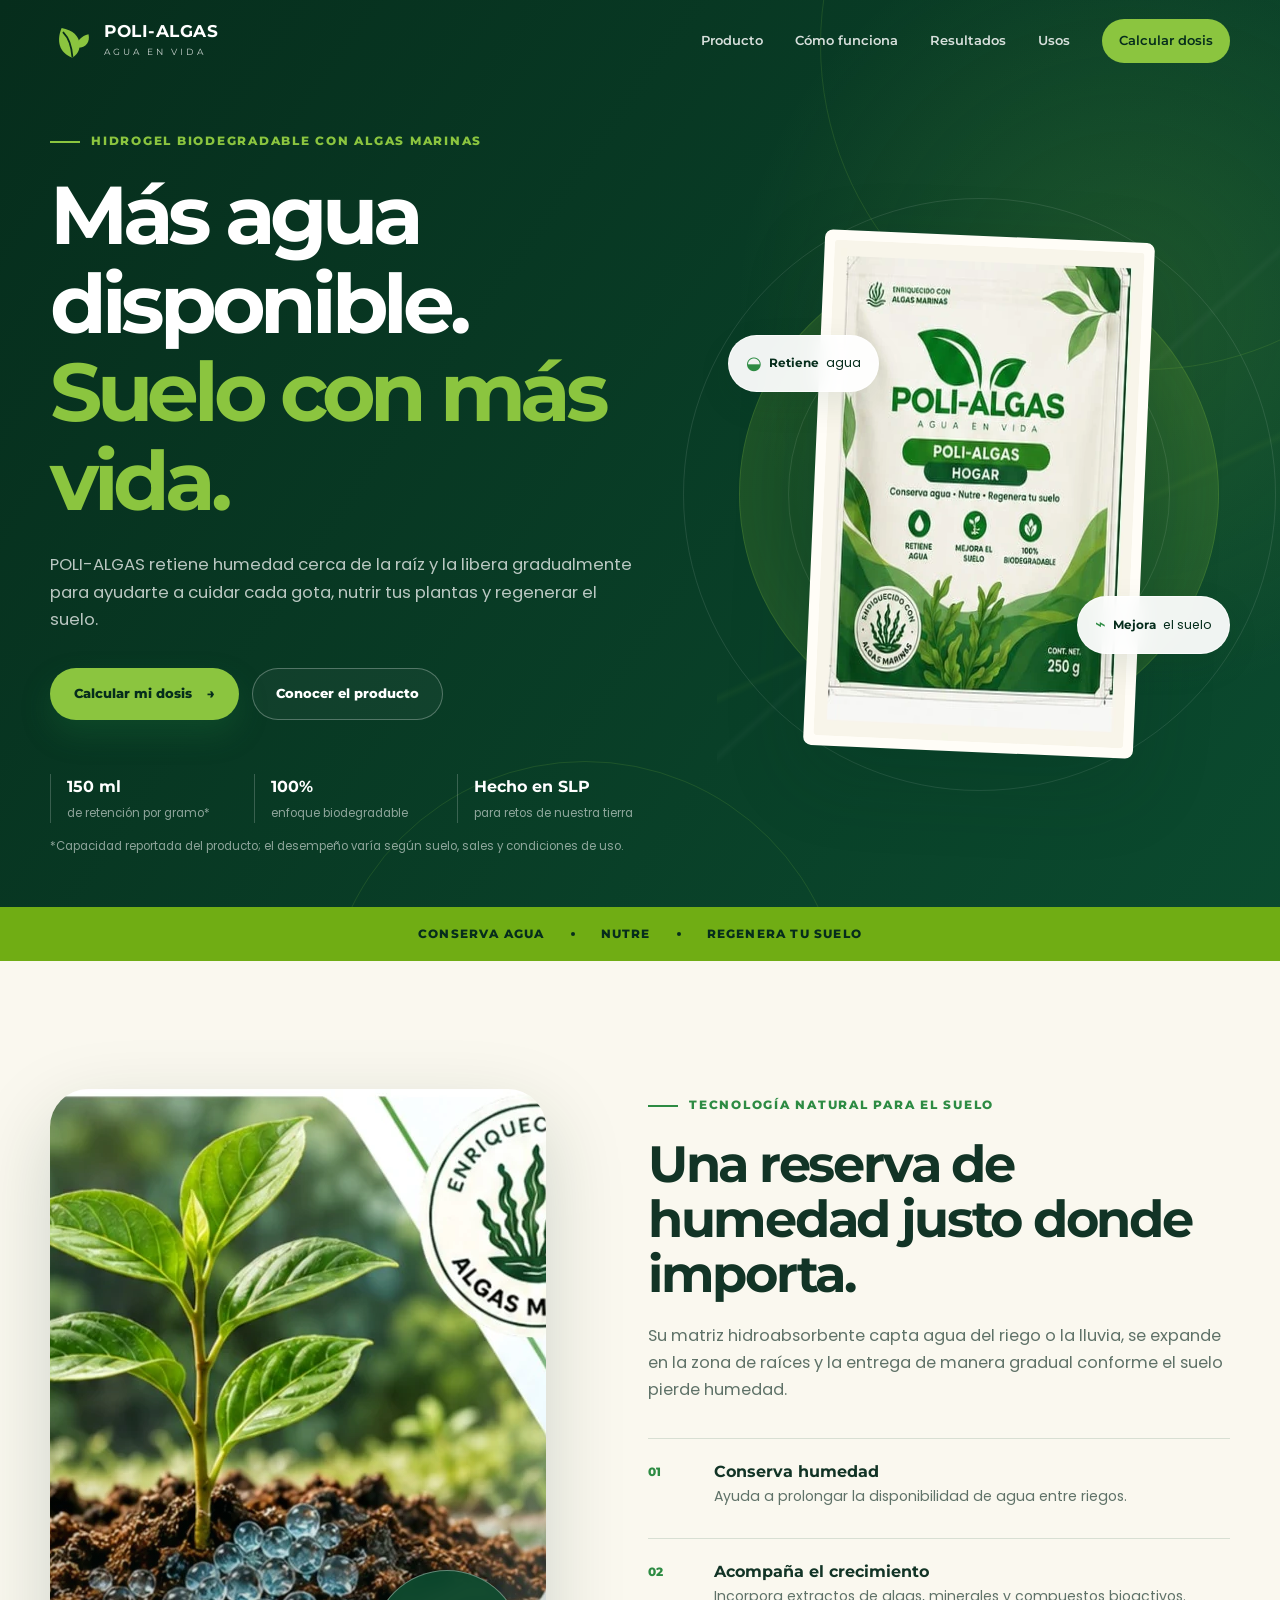
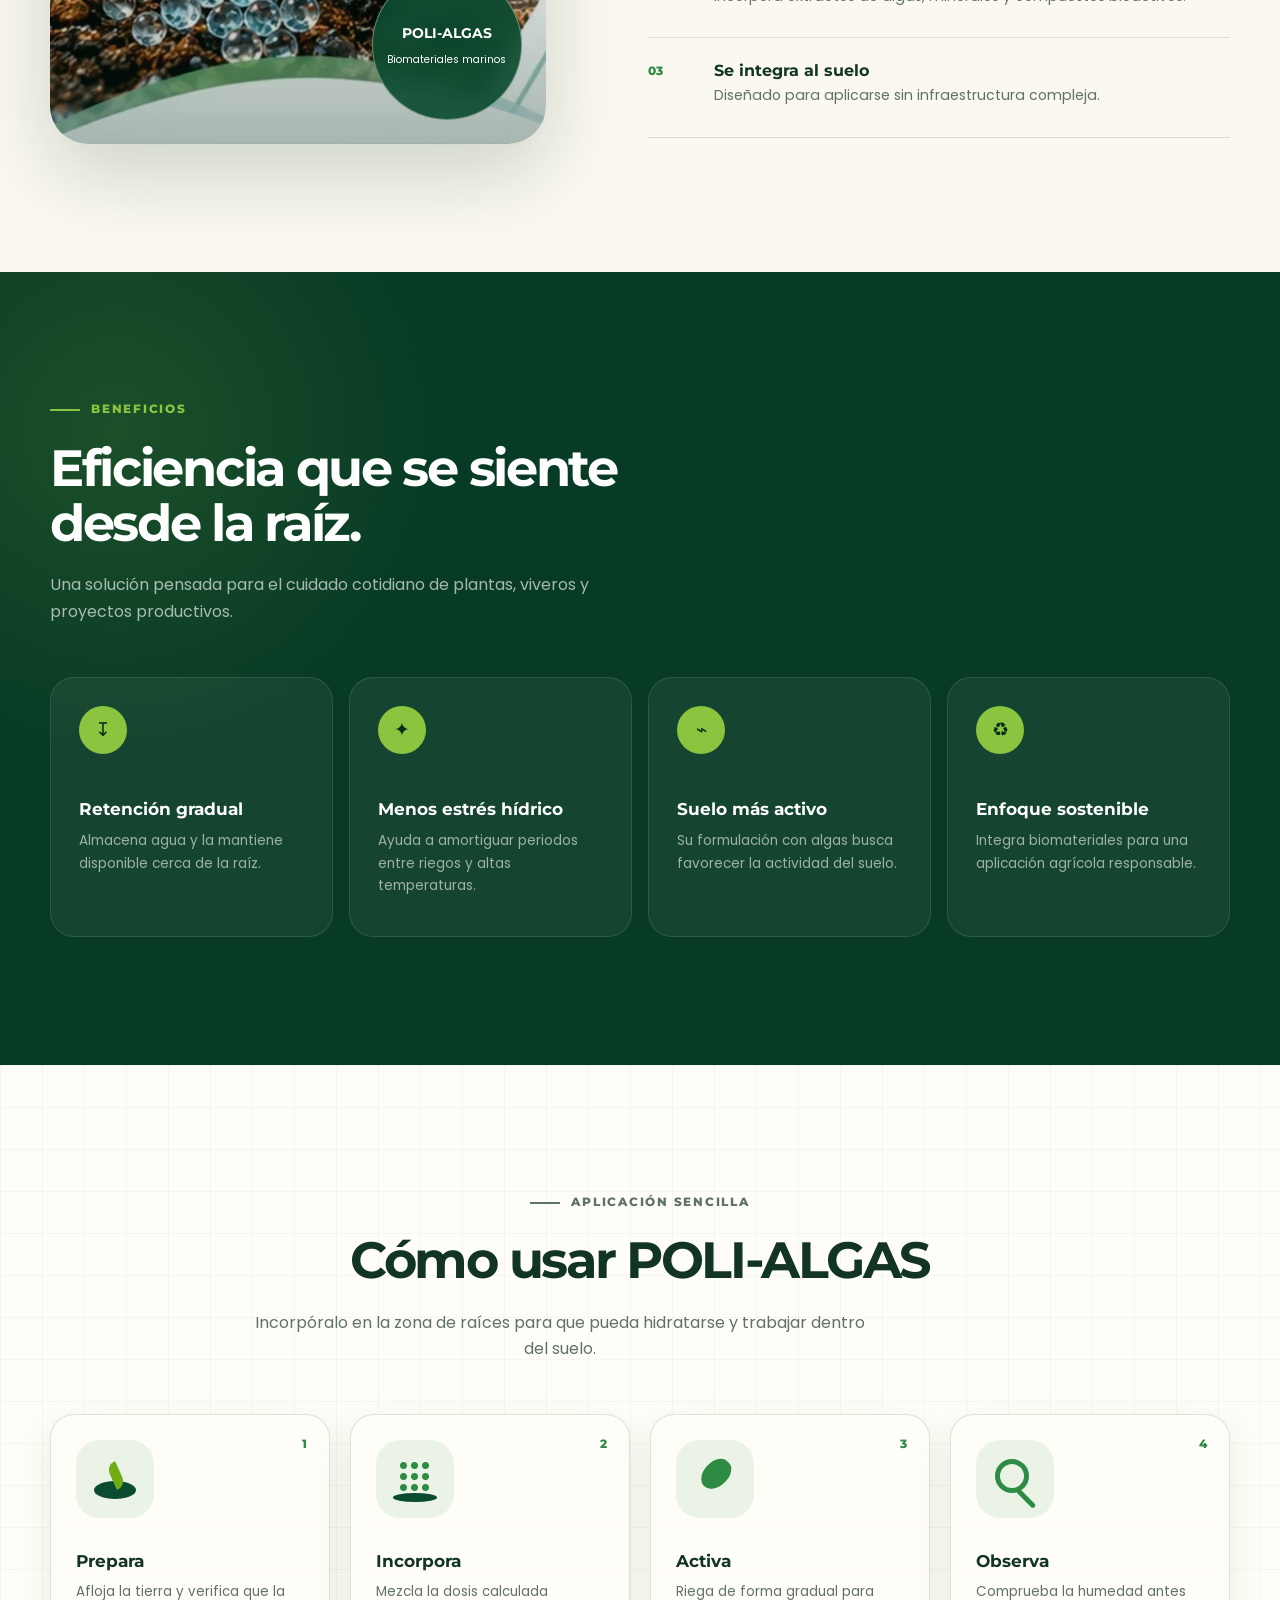
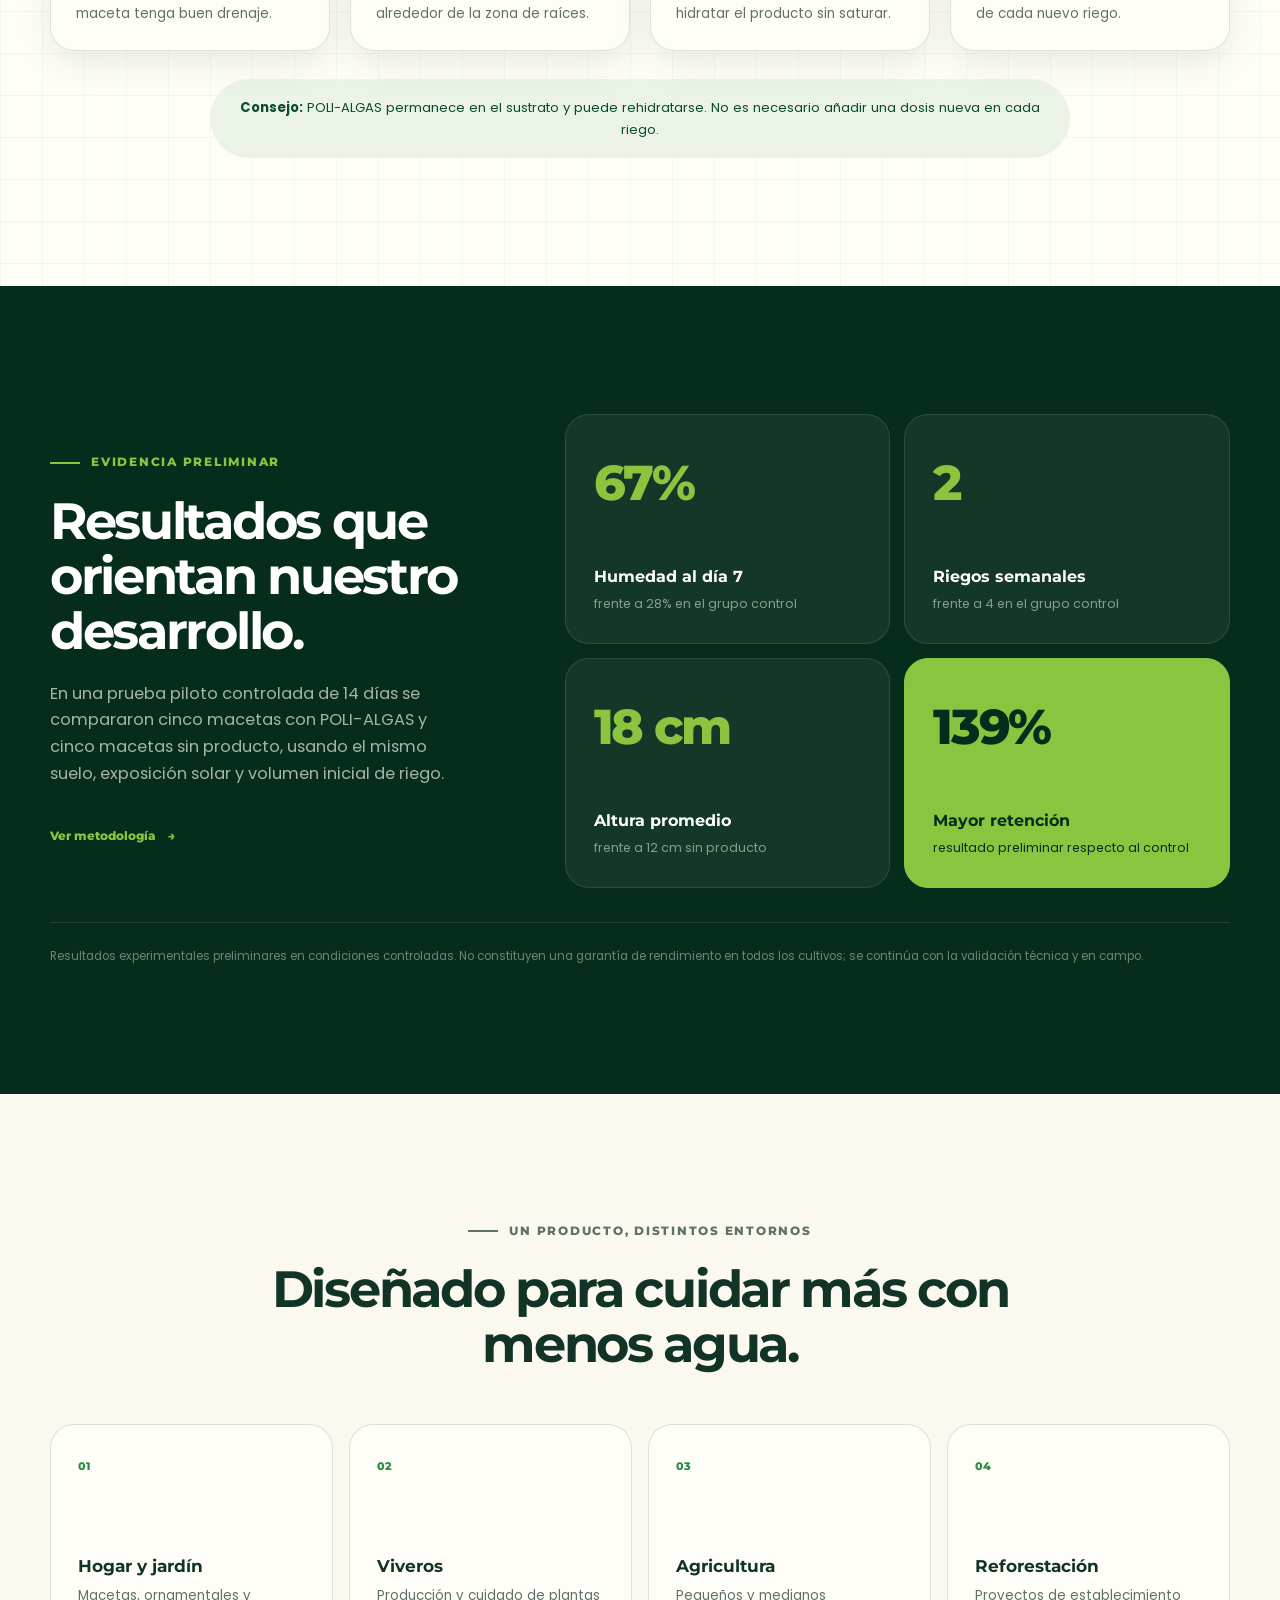
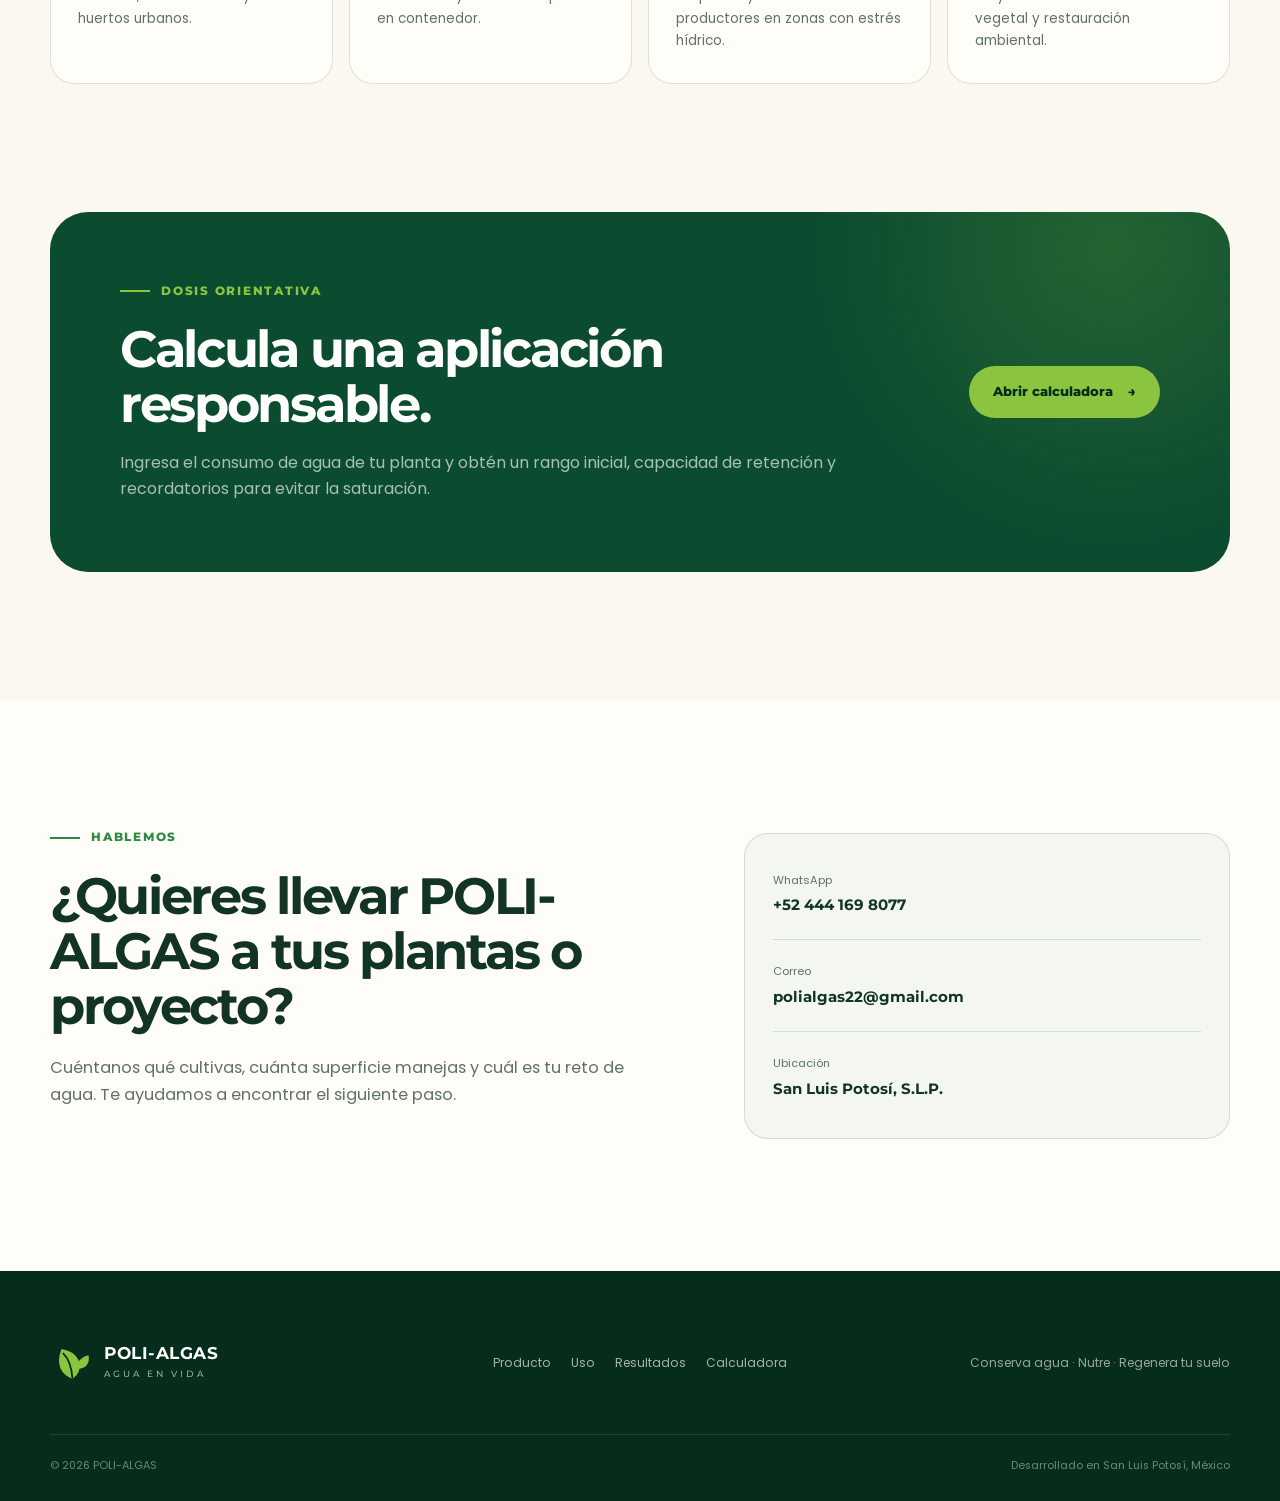
<file: index.html>
<!doctype html>
<html lang="es">
<head>
  <meta charset="utf-8">
  <meta name="viewport" content="width=device-width, initial-scale=1">
  <meta name="theme-color" content="#0b4b2f">
  <meta name="description" content="POLI-ALGAS es un hidrogel biodegradable con extractos de algas marinas que ayuda a conservar la humedad y mejorar el aprovechamiento del agua en el suelo.">
  <title>POLI-ALGAS | Agua en vida</title>
  <link rel="preconnect" href="https://fonts.googleapis.com">
  <link rel="preconnect" href="https://fonts.gstatic.com" crossorigin>
  <link href="https://fonts.googleapis.com/css2?family=Montserrat:wght@500;600;700;800&family=Poppins:wght@400;500;600&display=swap" rel="stylesheet">
  <link rel="stylesheet" href="styles.css">
</head>
<body>
  <a class="skip-link" href="#contenido">Saltar al contenido</a>

  <header class="site-header" data-header>
    <div class="container nav-shell">
      <a class="brand" href="index.html" aria-label="POLI-ALGAS, inicio">
        <span class="brand-mark" aria-hidden="true">
          <svg viewBox="0 0 48 48"><path d="M25 42C10 37 7 23 13 9c12 2 20 9 20 19 0 7-3 11-8 14Z"/><path d="M25 41c-1-13-4-21-10-27"/><path d="M29 31c1-8 6-13 14-15 2 9-3 16-14 15Z"/></svg>
        </span>
        <span><strong>POLI-ALGAS</strong><small>AGUA EN VIDA</small></span>
      </a>

      <button class="nav-toggle" type="button" aria-expanded="false" aria-controls="site-nav" aria-label="Abrir menú" data-nav-toggle>
        <span></span><span></span><span></span>
      </button>

      <nav class="site-nav" id="site-nav" aria-label="Navegación principal" data-nav>
        <a href="#producto">Producto</a>
        <a href="#funciona">Cómo funciona</a>
        <a href="#evidencia">Resultados</a>
        <a href="#usos">Usos</a>
        <a class="nav-cta" href="calculadora.html">Calcular dosis</a>
      </nav>
    </div>
  </header>

  <main id="contenido">
    <section class="hero" id="inicio">
      <div class="hero-orbit hero-orbit-one" aria-hidden="true"></div>
      <div class="hero-orbit hero-orbit-two" aria-hidden="true"></div>
      <div class="container hero-grid">
        <div class="hero-copy reveal">
          <p class="eyebrow"><span></span> Hidrogel biodegradable con algas marinas</p>
          <h1>Más agua disponible.<br><em>Suelo con más vida.</em></h1>
          <p class="hero-lead">POLI-ALGAS retiene humedad cerca de la raíz y la libera gradualmente para ayudarte a cuidar cada gota, nutrir tus plantas y regenerar el suelo.</p>
          <div class="button-row">
            <a class="button button-primary" href="calculadora.html">Calcular mi dosis <span aria-hidden="true">→</span></a>
            <a class="button button-ghost" href="#funciona">Conocer el producto</a>
          </div>
          <ul class="hero-facts" aria-label="Características principales">
            <li><strong>150 ml</strong><span>de retención por gramo*</span></li>
            <li><strong>100%</strong><span>enfoque biodegradable</span></li>
            <li><strong>Hecho en SLP</strong><span>para retos de nuestra tierra</span></li>
          </ul>
          <p class="microcopy">*Capacidad reportada del producto; el desempeño varía según suelo, sales y condiciones de uso.</p>
        </div>

        <div class="hero-visual reveal" aria-label="Presentación de POLI-ALGAS">
          <div class="product-halo"></div>
          <div class="product-card">
            <img src="assets/empaque-polialgas.webp" width="387" height="496" alt="Empaque de POLI-ALGAS para plantas y cultivos">
          </div>
          <div class="float-note note-water"><span class="mini-icon">◒</span><strong>Retiene</strong> agua</div>
          <div class="float-note note-soil"><span class="mini-icon">⌁</span><strong>Mejora</strong> el suelo</div>
        </div>
      </div>
      <div class="hero-ribbon" aria-label="Promesa de marca">
        <div class="container"><span>Conserva agua</span><i></i><span>Nutre</span><i></i><span>Regenera tu suelo</span></div>
      </div>
    </section>

    <section class="section intro" id="producto">
      <div class="container split-grid">
        <div class="media-card reveal">
          <img src="assets/planta-polialgas.webp" width="710" height="655" alt="Planta joven en suelo con hidrogel">
          <div class="media-stamp"><strong>POLI-ALGAS</strong><span>Biomateriales marinos</span></div>
        </div>
        <div class="section-copy reveal">
          <p class="eyebrow"><span></span> Tecnología natural para el suelo</p>
          <h2>Una reserva de humedad justo donde importa.</h2>
          <p>Su matriz hidroabsorbente capta agua del riego o la lluvia, se expande en la zona de raíces y la entrega de manera gradual conforme el suelo pierde humedad.</p>
          <div class="feature-list">
            <article><span>01</span><div><h3>Conserva humedad</h3><p>Ayuda a prolongar la disponibilidad de agua entre riegos.</p></div></article>
            <article><span>02</span><div><h3>Acompaña el crecimiento</h3><p>Incorpora extractos de algas, minerales y compuestos bioactivos.</p></div></article>
            <article><span>03</span><div><h3>Se integra al suelo</h3><p>Diseñado para aplicarse sin infraestructura compleja.</p></div></article>
          </div>
        </div>
      </div>
    </section>

    <section class="section benefit-section" aria-labelledby="beneficios-title">
      <div class="container">
        <div class="section-heading reveal">
          <p class="eyebrow eyebrow-light"><span></span> Beneficios</p>
          <h2 id="beneficios-title">Eficiencia que se siente<br>desde la raíz.</h2>
          <p>Una solución pensada para el cuidado cotidiano de plantas, viveros y proyectos productivos.</p>
        </div>
        <div class="benefit-grid">
          <article class="benefit-card reveal"><div class="line-icon">↧</div><h3>Retención gradual</h3><p>Almacena agua y la mantiene disponible cerca de la raíz.</p></article>
          <article class="benefit-card reveal"><div class="line-icon">✦</div><h3>Menos estrés hídrico</h3><p>Ayuda a amortiguar periodos entre riegos y altas temperaturas.</p></article>
          <article class="benefit-card reveal"><div class="line-icon">⌁</div><h3>Suelo más activo</h3><p>Su formulación con algas busca favorecer la actividad del suelo.</p></article>
          <article class="benefit-card reveal"><div class="line-icon">♻</div><h3>Enfoque sostenible</h3><p>Integra biomateriales para una aplicación agrícola responsable.</p></article>
        </div>
      </div>
    </section>

    <section class="section process-section" id="funciona">
      <div class="container">
        <div class="section-heading centered reveal">
          <p class="eyebrow"><span></span> Aplicación sencilla</p>
          <h2>Cómo usar POLI-ALGAS</h2>
          <p>Incorpóralo en la zona de raíces para que pueda hidratarse y trabajar dentro del suelo.</p>
        </div>
        <ol class="process-grid">
          <li class="process-step reveal"><span>1</span><div class="step-art step-soil"></div><h3>Prepara</h3><p>Afloja la tierra y verifica que la maceta tenga buen drenaje.</p></li>
          <li class="process-step reveal"><span>2</span><div class="step-art step-add"></div><h3>Incorpora</h3><p>Mezcla la dosis calculada alrededor de la zona de raíces.</p></li>
          <li class="process-step reveal"><span>3</span><div class="step-art step-water"></div><h3>Activa</h3><p>Riega de forma gradual para hidratar el producto sin saturar.</p></li>
          <li class="process-step reveal"><span>4</span><div class="step-art step-check"></div><h3>Observa</h3><p>Comprueba la humedad antes de cada nuevo riego.</p></li>
        </ol>
        <div class="process-note reveal"><strong>Consejo:</strong> POLI-ALGAS permanece en el sustrato y puede rehidratarse. No es necesario añadir una dosis nueva en cada riego.</div>
      </div>
    </section>

    <section class="section evidence-section" id="evidencia">
      <div class="container evidence-grid">
        <div class="section-copy reveal">
          <p class="eyebrow eyebrow-light"><span></span> Evidencia preliminar</p>
          <h2>Resultados que orientan nuestro desarrollo.</h2>
          <p>En una prueba piloto controlada de 14 días se compararon cinco macetas con POLI-ALGAS y cinco macetas sin producto, usando el mismo suelo, exposición solar y volumen inicial de riego.</p>
          <a class="text-link" href="#metodologia">Ver metodología <span>→</span></a>
        </div>
        <div class="metric-grid reveal">
          <article><span>67%</span><h3>Humedad al día 7</h3><p>frente a 28% en el grupo control</p></article>
          <article><span>2</span><h3>Riegos semanales</h3><p>frente a 4 en el grupo control</p></article>
          <article><span>18 cm</span><h3>Altura promedio</h3><p>frente a 12 cm sin producto</p></article>
          <article class="metric-accent"><span>139%</span><h3>Mayor retención</h3><p>resultado preliminar respecto al control</p></article>
        </div>
      </div>
      <div class="container evidence-foot" id="metodologia">Resultados experimentales preliminares en condiciones controladas. No constituyen una garantía de rendimiento en todos los cultivos; se continúa con la validación técnica y en campo.</div>
    </section>

    <section class="section use-section" id="usos">
      <div class="container">
        <div class="section-heading centered reveal">
          <p class="eyebrow"><span></span> Un producto, distintos entornos</p>
          <h2>Diseñado para cuidar más con menos agua.</h2>
        </div>
        <div class="use-grid">
          <article class="use-card reveal"><span class="use-number">01</span><h3>Hogar y jardín</h3><p>Macetas, ornamentales y huertos urbanos.</p></article>
          <article class="use-card reveal"><span class="use-number">02</span><h3>Viveros</h3><p>Producción y cuidado de plantas en contenedor.</p></article>
          <article class="use-card reveal"><span class="use-number">03</span><h3>Agricultura</h3><p>Pequeños y medianos productores en zonas con estrés hídrico.</p></article>
          <article class="use-card reveal"><span class="use-number">04</span><h3>Reforestación</h3><p>Proyectos de establecimiento vegetal y restauración ambiental.</p></article>
        </div>
      </div>
    </section>

    <section class="section calculator-promo">
      <div class="container calculator-promo-card reveal">
        <div>
          <p class="eyebrow eyebrow-light"><span></span> Dosis orientativa</p>
          <h2>Calcula una aplicación responsable.</h2>
          <p>Ingresa el consumo de agua de tu planta y obtén un rango inicial, capacidad de retención y recordatorios para evitar la saturación.</p>
        </div>
        <a class="button button-lime" href="calculadora.html">Abrir calculadora <span>→</span></a>
      </div>
    </section>

    <section class="section contact-section" id="contacto">
      <div class="container contact-grid">
        <div class="section-copy reveal">
          <p class="eyebrow"><span></span> Hablemos</p>
          <h2>¿Quieres llevar POLI-ALGAS a tus plantas o proyecto?</h2>
          <p>Cuéntanos qué cultivas, cuánta superficie manejas y cuál es tu reto de agua. Te ayudamos a encontrar el siguiente paso.</p>
        </div>
        <div class="contact-card reveal">
          <a href="https://wa.me/524441698077" target="_blank" rel="noopener"><span>WhatsApp</span><strong>+52 444 169 8077</strong></a>
          <a href="mailto:polialgas22@gmail.com"><span>Correo</span><strong>polialgas22@gmail.com</strong></a>
          <div><span>Ubicación</span><strong>San Luis Potosí, S.L.P.</strong></div>
        </div>
      </div>
    </section>
  </main>

  <footer class="site-footer">
    <div class="container footer-grid">
      <a class="brand brand-footer" href="#inicio" aria-label="Volver al inicio">
        <span class="brand-mark" aria-hidden="true"><svg viewBox="0 0 48 48"><path d="M25 42C10 37 7 23 13 9c12 2 20 9 20 19 0 7-3 11-8 14Z"/><path d="M25 41c-1-13-4-21-10-27"/><path d="M29 31c1-8 6-13 14-15 2 9-3 16-14 15Z"/></svg></span>
        <span><strong>POLI-ALGAS</strong><small>AGUA EN VIDA</small></span>
      </a>
      <div class="footer-links"><a href="#producto">Producto</a><a href="#funciona">Uso</a><a href="#evidencia">Resultados</a><a href="calculadora.html">Calculadora</a></div>
      <p>Conserva agua · Nutre · Regenera tu suelo</p>
    </div>
    <div class="container footer-bottom"><span>© 2026 POLI-ALGAS</span><span>Desarrollado en San Luis Potosí, México</span></div>
  </footer>

  <script src="script.js"></script>
</body>
</html>
</file>
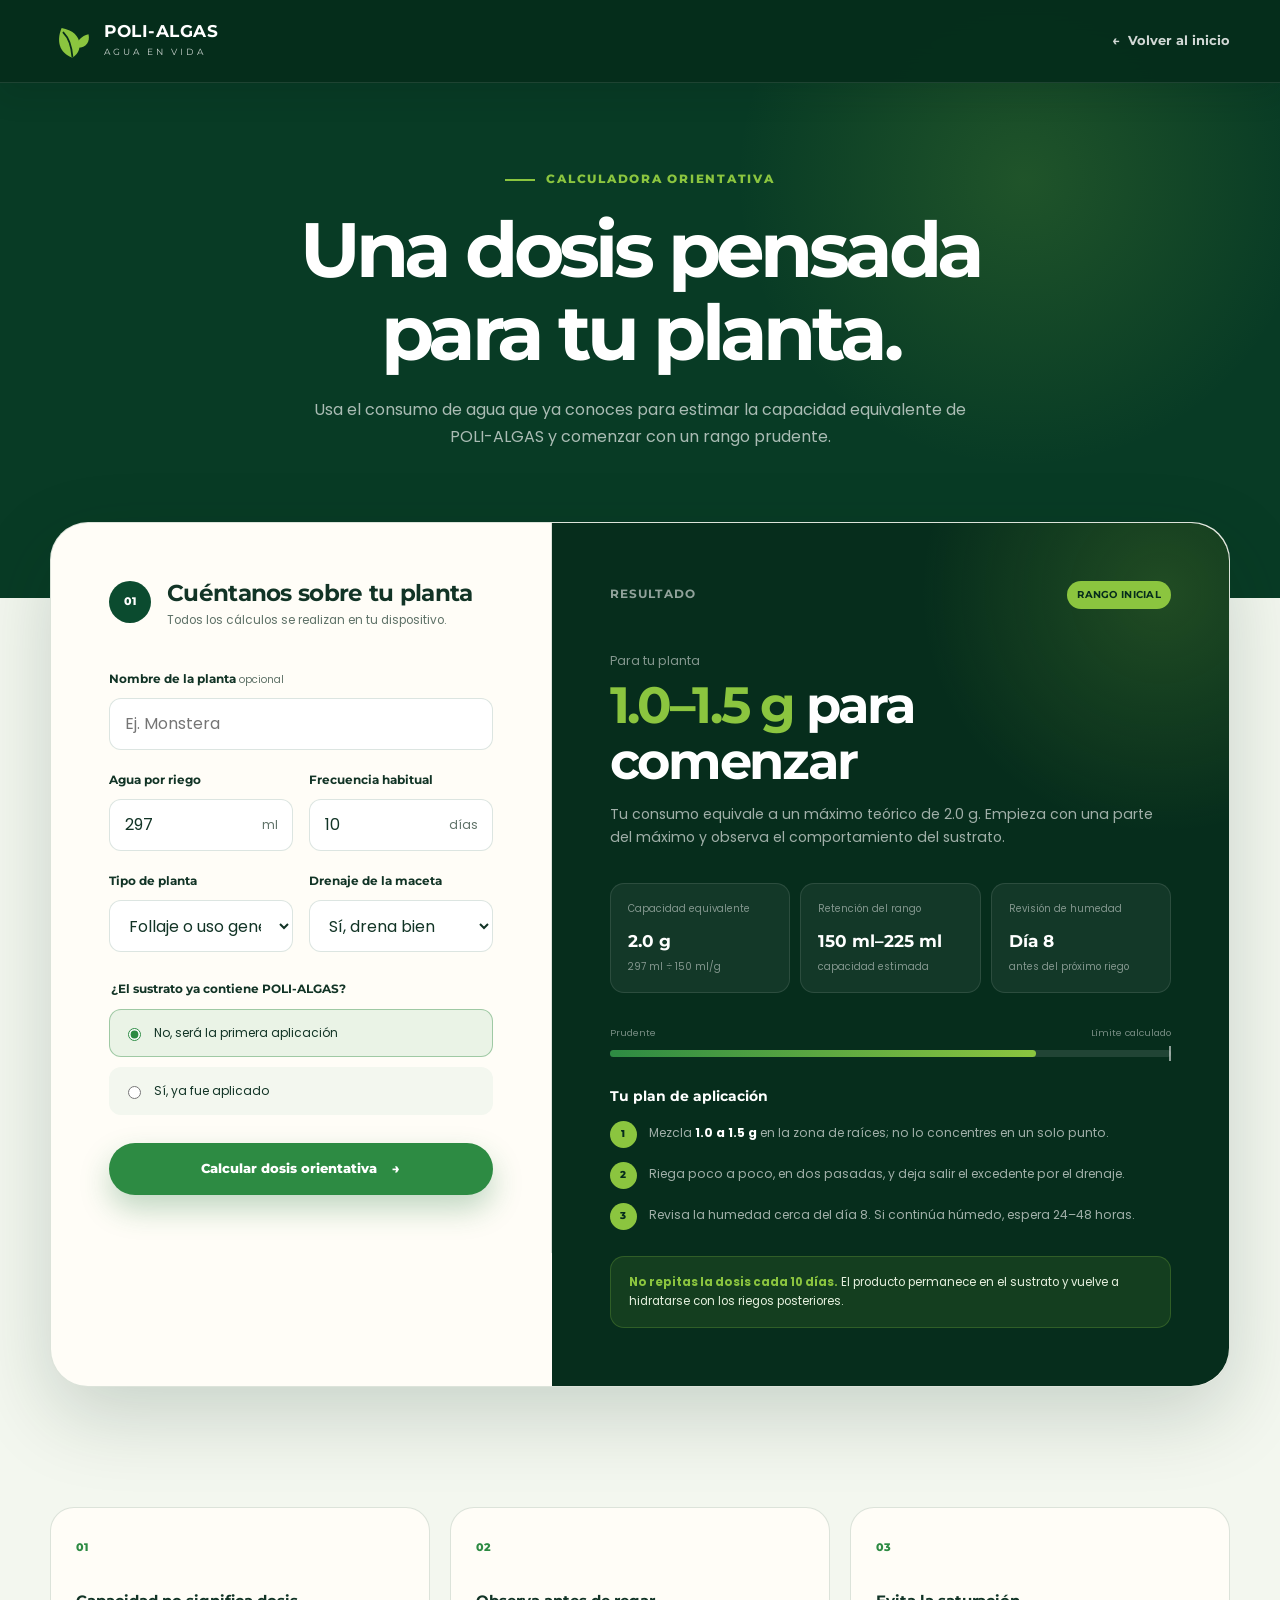
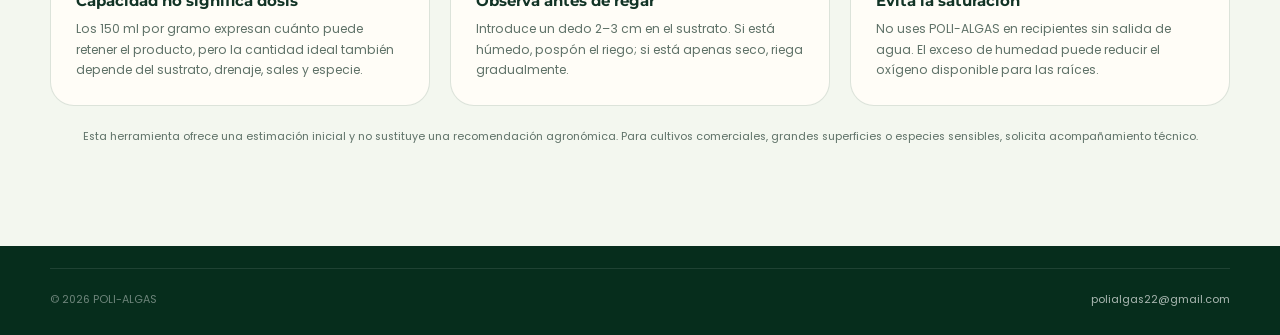
<file: calculadora.html>
<!doctype html>
<html lang="es">
<head>
  <meta charset="utf-8">
  <meta name="viewport" content="width=device-width, initial-scale=1">
  <meta name="theme-color" content="#0b4b2f">
  <meta name="description" content="Calculadora orientativa de POLI-ALGAS para estimar capacidad, dosis inicial y un plan de riego responsable.">
  <title>Calculadora de dosis | POLI-ALGAS</title>
  <link rel="preconnect" href="https://fonts.googleapis.com">
  <link rel="preconnect" href="https://fonts.gstatic.com" crossorigin>
  <link href="https://fonts.googleapis.com/css2?family=Montserrat:wght@500;600;700;800&family=Poppins:wght@400;500;600&display=swap" rel="stylesheet">
  <link rel="stylesheet" href="styles.css">
</head>
<body class="calculator-page">
  <a class="skip-link" href="#contenido">Saltar al contenido</a>
  <header class="site-header solid" data-header>
    <div class="container nav-shell">
      <a class="brand" href="index.html" aria-label="POLI-ALGAS, inicio">
        <span class="brand-mark" aria-hidden="true"><svg viewBox="0 0 48 48"><path d="M25 42C10 37 7 23 13 9c12 2 20 9 20 19 0 7-3 11-8 14Z"/><path d="M25 41c-1-13-4-21-10-27"/><path d="M29 31c1-8 6-13 14-15 2 9-3 16-14 15Z"/></svg></span>
        <span><strong>POLI-ALGAS</strong><small>AGUA EN VIDA</small></span>
      </a>
      <a class="back-link" href="index.html"><span aria-hidden="true">←</span> Volver al inicio</a>
    </div>
  </header>

  <main id="contenido">
    <section class="calculator-hero">
      <div class="container calculator-intro">
        <p class="eyebrow eyebrow-light"><span></span> Calculadora orientativa</p>
        <h1>Una dosis pensada para tu planta.</h1>
        <p>Usa el consumo de agua que ya conoces para estimar la capacidad equivalente de POLI-ALGAS y comenzar con un rango prudente.</p>
      </div>
    </section>

    <section class="calculator-workspace">
      <div class="container calculator-grid">
        <form class="calculator-form" id="dose-form" novalidate>
          <div class="form-heading">
            <span class="form-step">01</span>
            <div><h2>Cuéntanos sobre tu planta</h2><p>Todos los cálculos se realizan en tu dispositivo.</p></div>
          </div>

          <label class="field field-wide">
            <span>Nombre de la planta <small>opcional</small></span>
            <input id="plant-name" name="plantName" type="text" maxlength="40" placeholder="Ej. Monstera">
          </label>

          <div class="field-row">
            <label class="field">
              <span>Agua por riego</span>
              <div class="input-unit"><input id="water-ml" name="waterMl" type="number" min="10" max="100000" step="1" value="297" inputmode="decimal" required><span>ml</span></div>
            </label>
            <label class="field">
              <span>Frecuencia habitual</span>
              <div class="input-unit"><input id="interval-days" name="intervalDays" type="number" min="1" max="90" step="1" value="10" inputmode="numeric" required><span>días</span></div>
            </label>
          </div>

          <div class="field-row">
            <label class="field">
              <span>Tipo de planta</span>
              <select id="plant-type" name="plantType">
                <option value="standard">Follaje o uso general</option>
                <option value="flowering">Floración o huerto</option>
                <option value="succulent">Cactus o suculenta</option>
                <option value="unknown">No estoy seguro</option>
              </select>
            </label>
            <label class="field">
              <span>Drenaje de la maceta</span>
              <select id="drainage" name="drainage">
                <option value="good">Sí, drena bien</option>
                <option value="limited">Drena lentamente</option>
                <option value="none">No tiene orificio</option>
              </select>
            </label>
          </div>

          <fieldset class="choice-group">
            <legend>¿El sustrato ya contiene POLI-ALGAS?</legend>
            <label><input type="radio" name="hasProduct" value="no" checked><span>No, será la primera aplicación</span></label>
            <label><input type="radio" name="hasProduct" value="yes"><span>Sí, ya fue aplicado</span></label>
          </fieldset>

          <button class="button button-primary button-full" type="submit">Calcular dosis orientativa <span aria-hidden="true">→</span></button>
          <p class="form-error" id="form-error" role="alert" hidden>Revisa que el agua y los días sean mayores a cero.</p>
        </form>

        <section class="calculator-result" aria-live="polite" aria-labelledby="result-title">
          <div class="result-topline"><span>Resultado</span><span id="result-status" class="status-pill">Rango inicial</span></div>
          <p class="result-kicker" id="result-plant">Para tu planta</p>
          <h2 id="result-title"><strong id="dose-range">1.0–1.5 g</strong> para comenzar</h2>
          <p class="result-summary" id="result-summary">Tu consumo equivale a un máximo teórico de 2.0 g. Empieza con una parte del máximo y observa el comportamiento del sustrato.</p>

          <div class="result-cards">
            <article><span>Capacidad equivalente</span><strong id="theoretical-dose">2.0 g</strong><small>297 ml ÷ 150 ml/g</small></article>
            <article><span>Retención del rango</span><strong id="retained-water">150–225 ml</strong><small>capacidad estimada</small></article>
            <article><span>Revisión de humedad</span><strong id="next-check">Día 8</strong><small>antes del próximo riego</small></article>
          </div>

          <div class="hydration-meter" aria-label="Nivel de precaución de la dosis">
            <div class="meter-labels"><span>Prudente</span><span>Límite calculado</span></div>
            <div class="meter-track"><span id="meter-fill"></span><i id="meter-limit"></i></div>
          </div>

          <div class="result-plan">
            <h3>Tu plan de aplicación</h3>
            <ol id="result-plan-list">
              <li><span>1</span><p>Mezcla <strong>1.0 a 1.5 g</strong> en la zona de raíces; no lo dejes concentrado en un solo punto.</p></li>
              <li><span>2</span><p>Riega poco a poco, en dos pasadas, y deja salir el excedente por el drenaje.</p></li>
              <li><span>3</span><p>Revisa la humedad cerca del día 8. Si el sustrato continúa húmedo, espera 24–48 horas.</p></li>
            </ol>
          </div>

          <div class="safety-alert" id="safety-alert"><strong>No repitas la dosis cada 10 días.</strong> El producto permanece en el sustrato y vuelve a hidratarse con los riegos posteriores.</div>
        </section>
      </div>
    </section>

    <section class="calculator-notes">
      <div class="container notes-grid">
        <article><span>01</span><h3>Capacidad no significa dosis</h3><p>Los 150 ml por gramo expresan cuánto puede retener el producto, pero la cantidad ideal también depende del sustrato, drenaje, sales y especie.</p></article>
        <article><span>02</span><h3>Observa antes de regar</h3><p>Introduce un dedo 2–3 cm en el sustrato. Si está húmedo, pospón el riego; si está apenas seco, riega gradualmente.</p></article>
        <article><span>03</span><h3>Evita la saturación</h3><p>No uses POLI-ALGAS en recipientes sin salida de agua. El exceso de humedad puede reducir el oxígeno disponible para las raíces.</p></article>
      </div>
      <div class="container calculator-disclaimer">Esta herramienta ofrece una estimación inicial y no sustituye una recomendación agronómica. Para cultivos comerciales, grandes superficies o especies sensibles, solicita acompañamiento técnico.</div>
    </section>
  </main>

  <footer class="site-footer compact-footer">
    <div class="container footer-bottom"><span>© 2026 POLI-ALGAS</span><a href="mailto:polialgas22@gmail.com">polialgas22@gmail.com</a></div>
  </footer>
  <script src="script.js"></script>
</body>
</html>
</file>
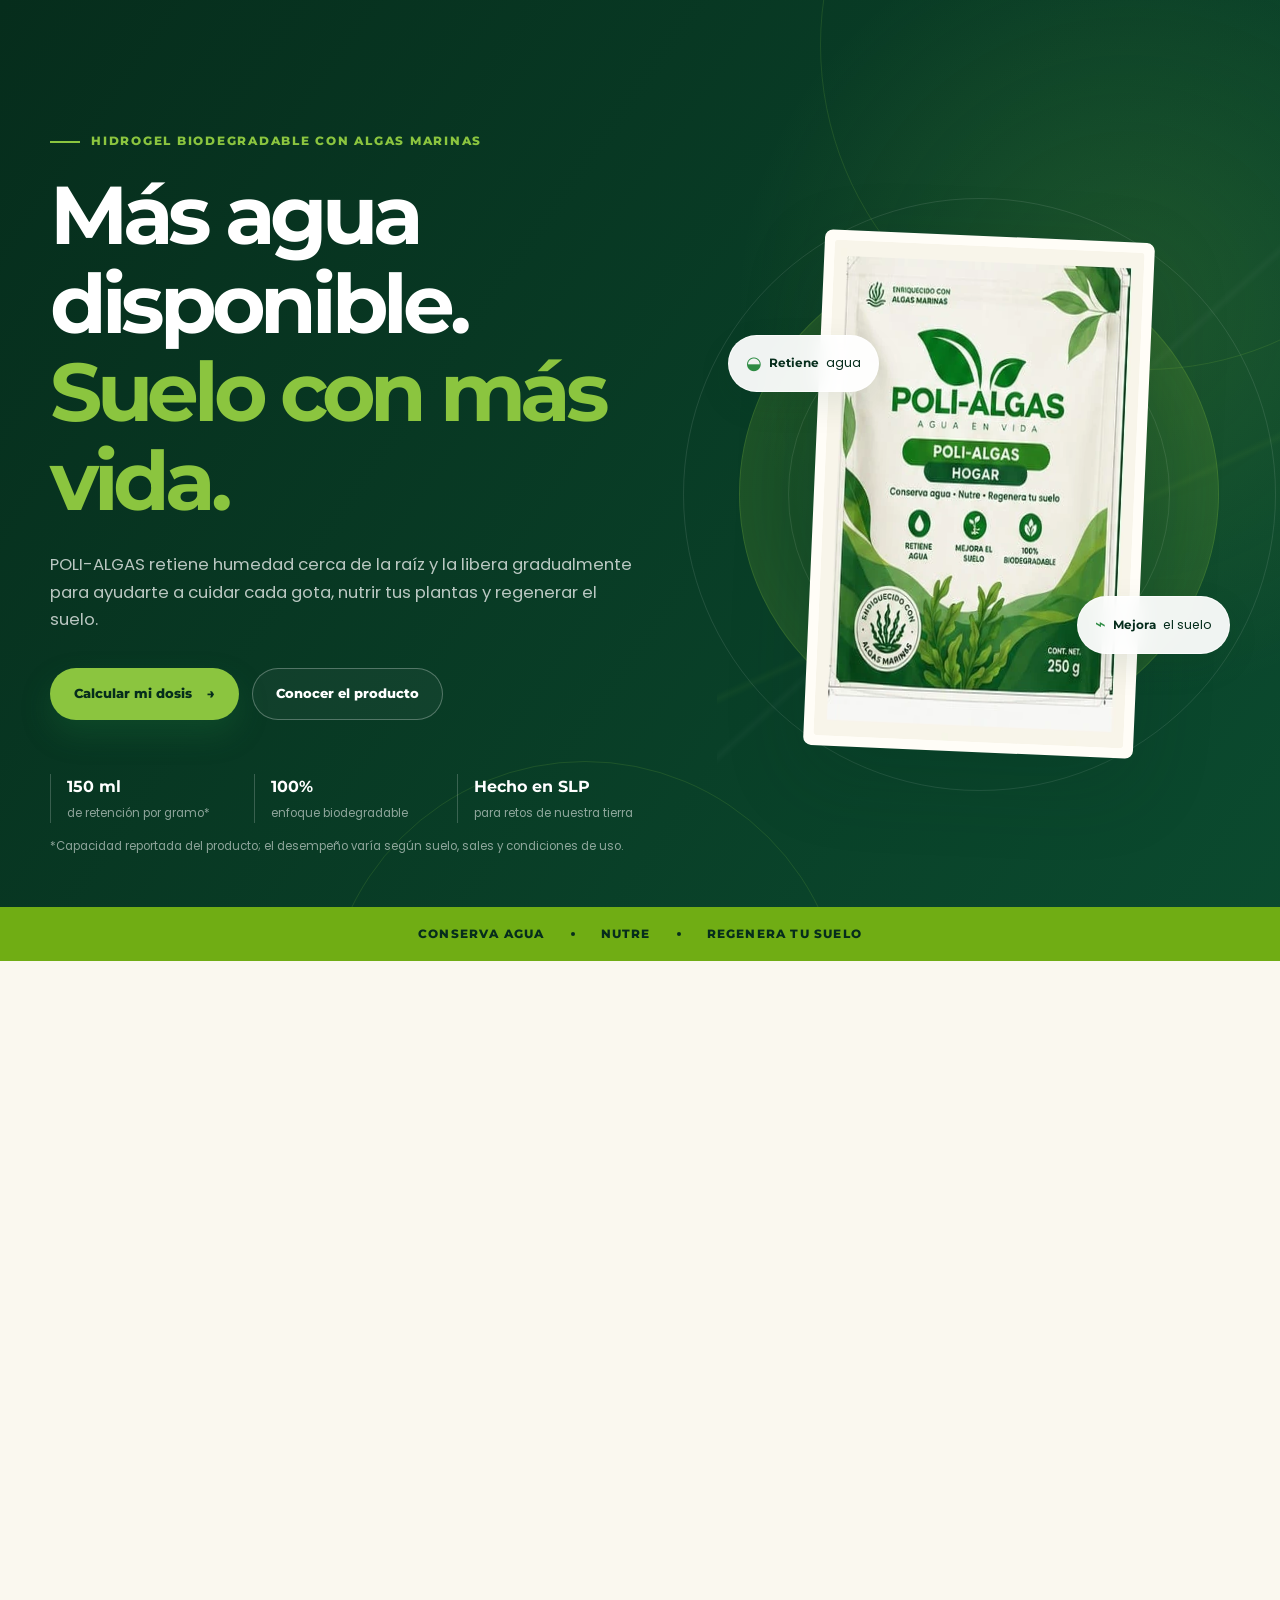
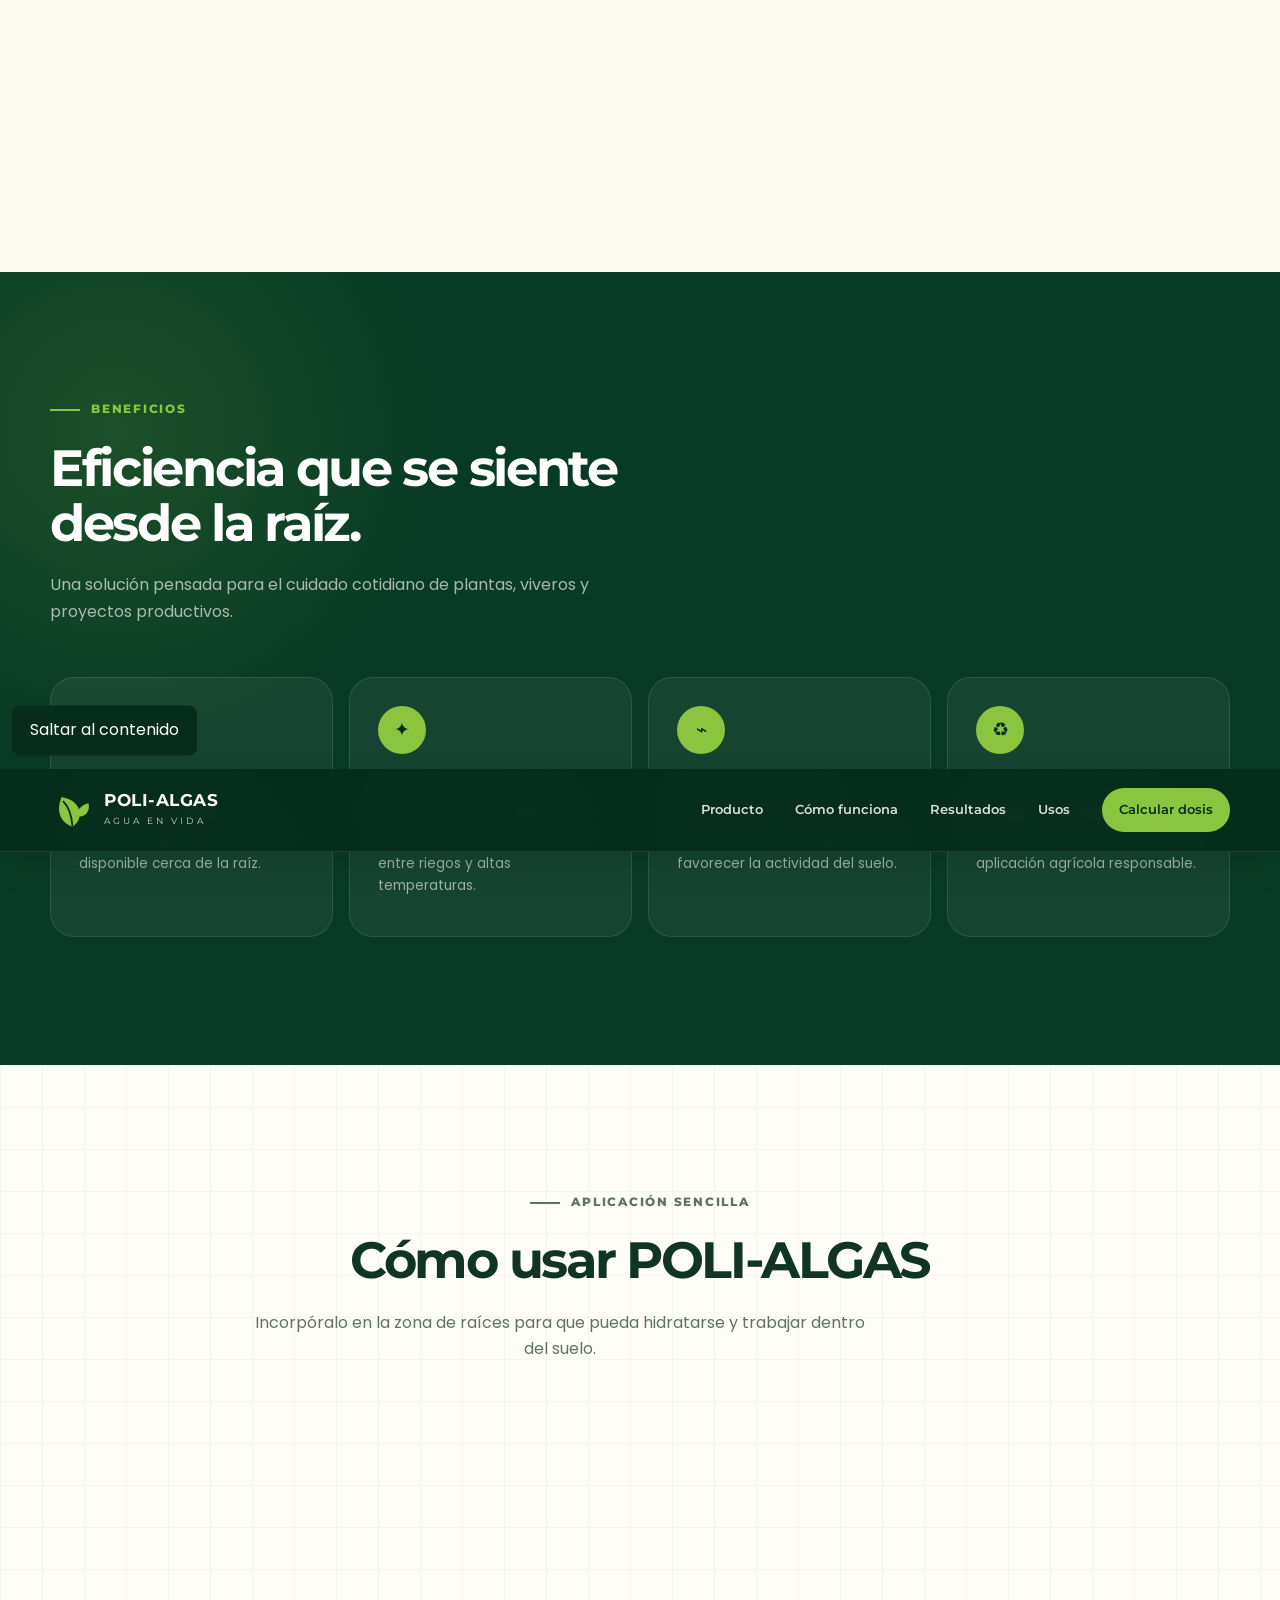
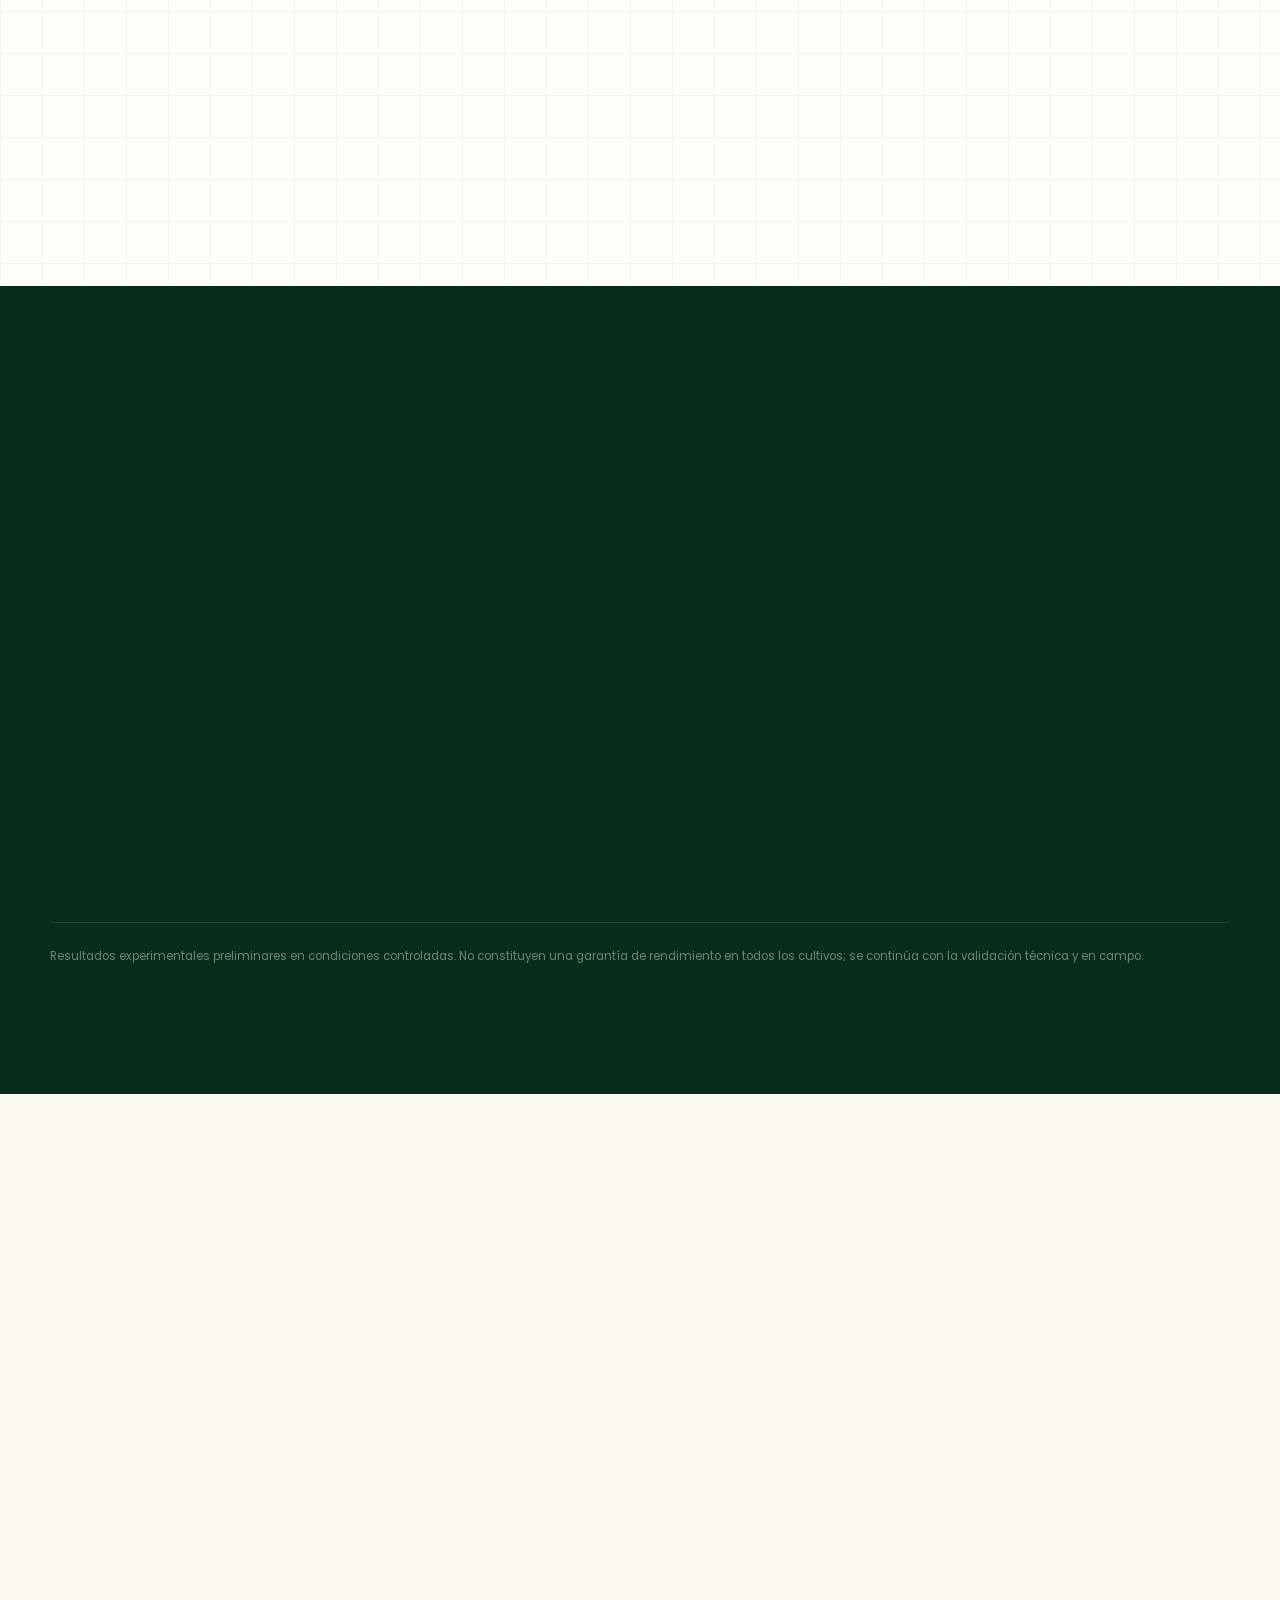
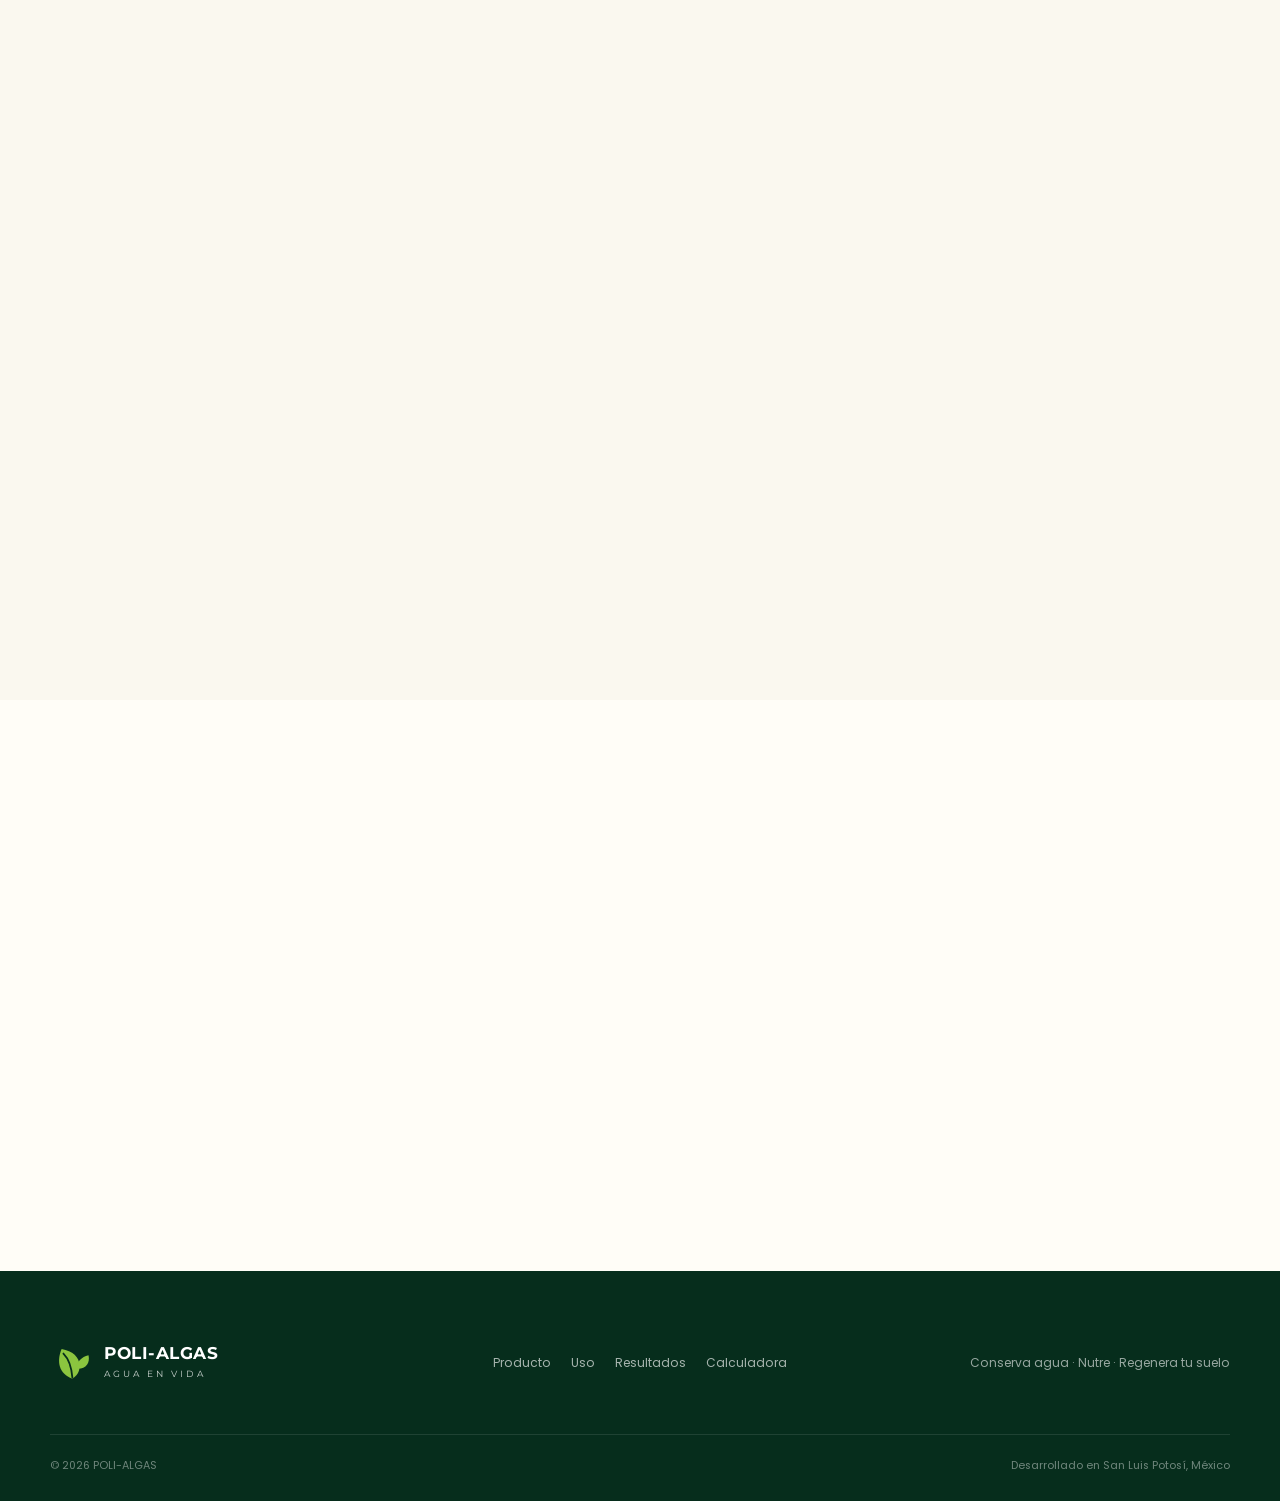
<file: ciencia.html>
<!doctype html>
<html lang="es">
<head>
  <meta charset="utf-8">
  <meta name="viewport" content="width=device-width, initial-scale=1">
  <meta http-equiv="refresh" content="0; url=index.html#evidencia">
  <link rel="canonical" href="index.html#evidencia">
  <title>Resultados | POLI-ALGAS</title>
</head>
<body><p>Consulta los <a href="index.html#evidencia">resultados preliminares de POLI-ALGAS</a>.</p></body>
</html>
</file>
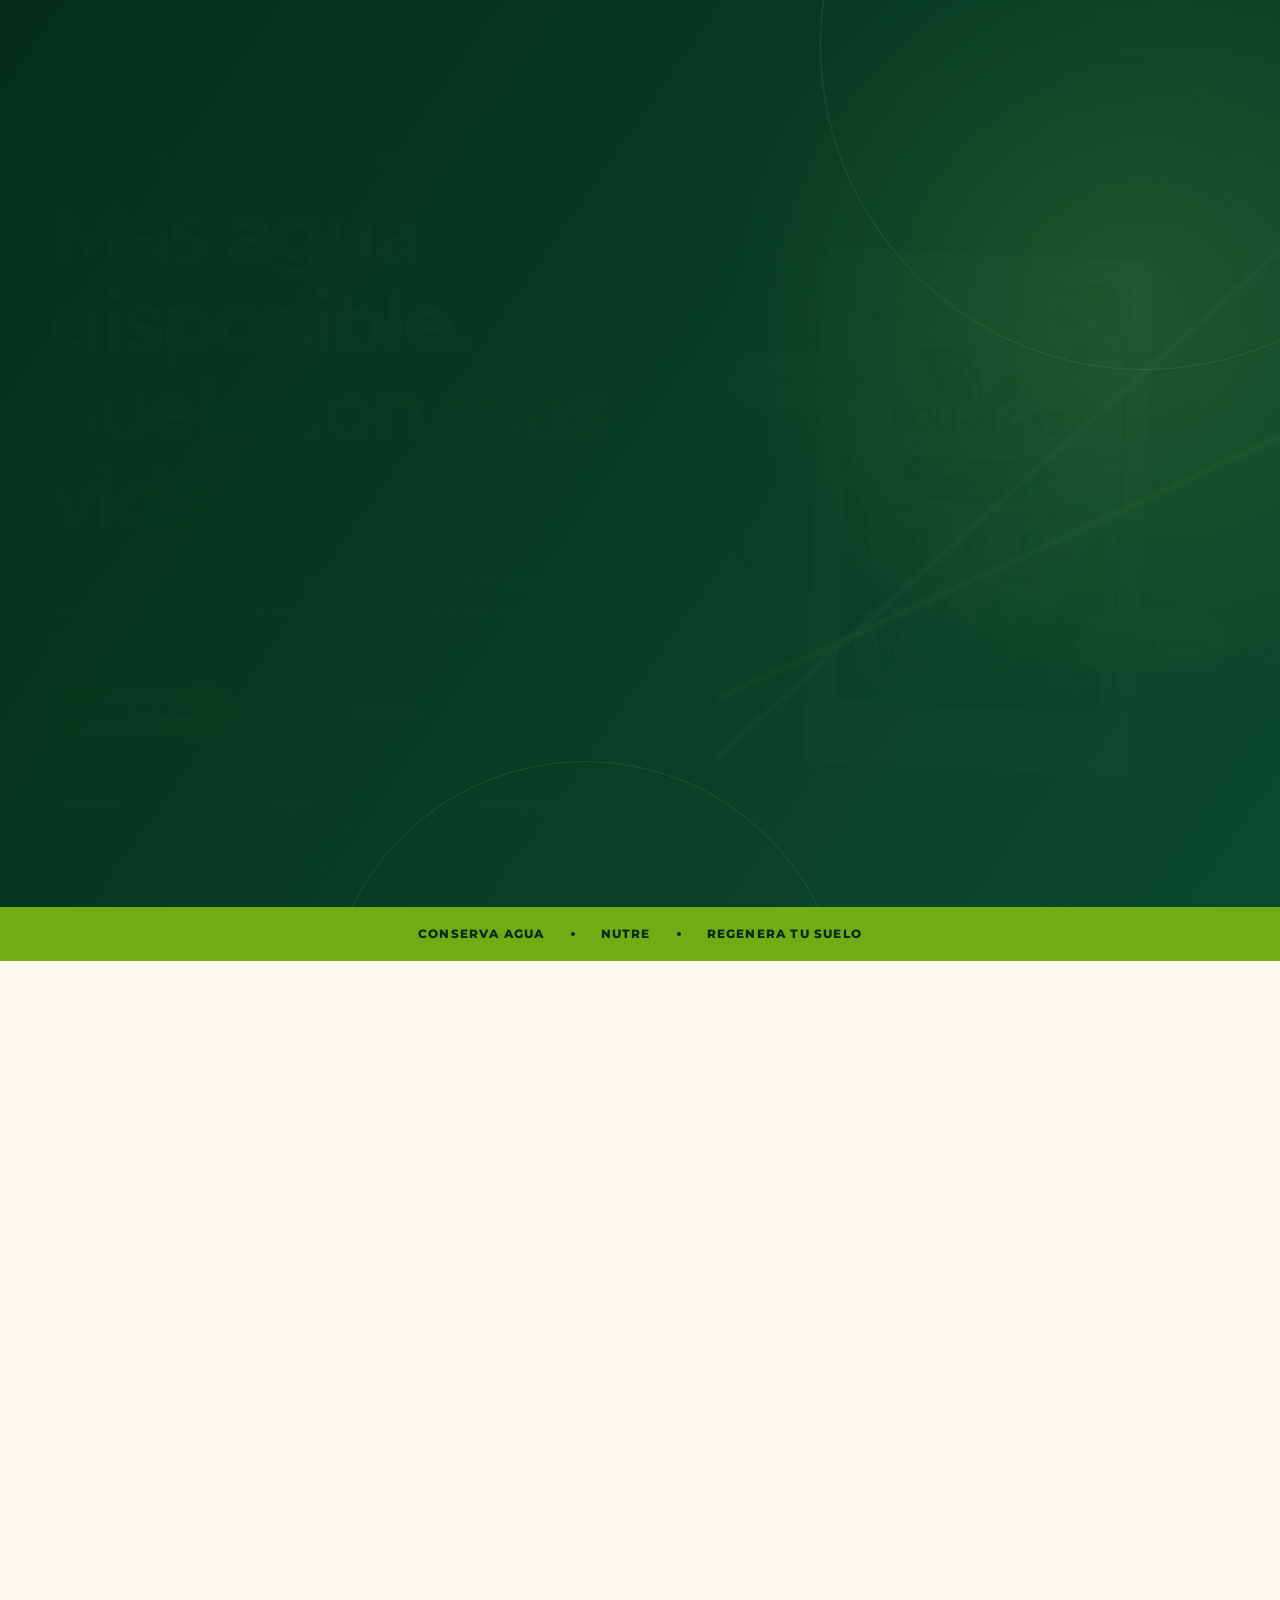
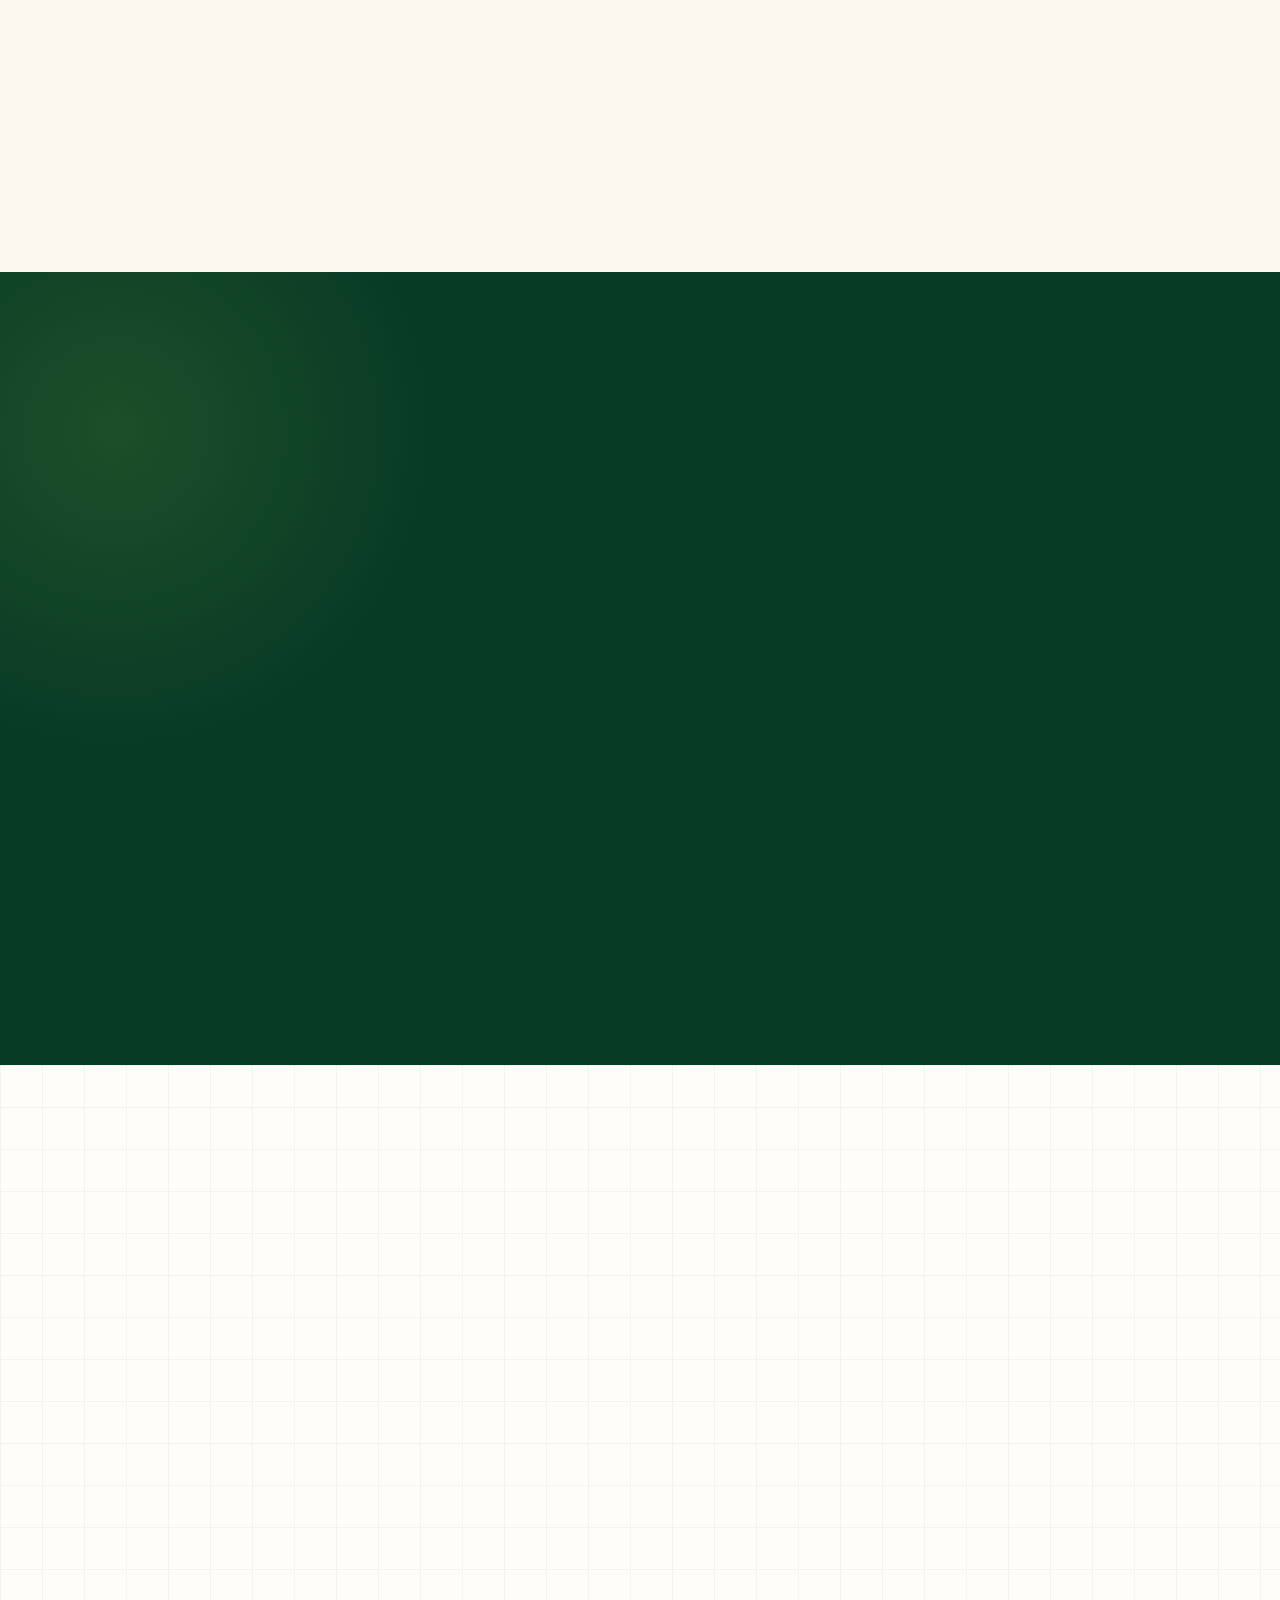
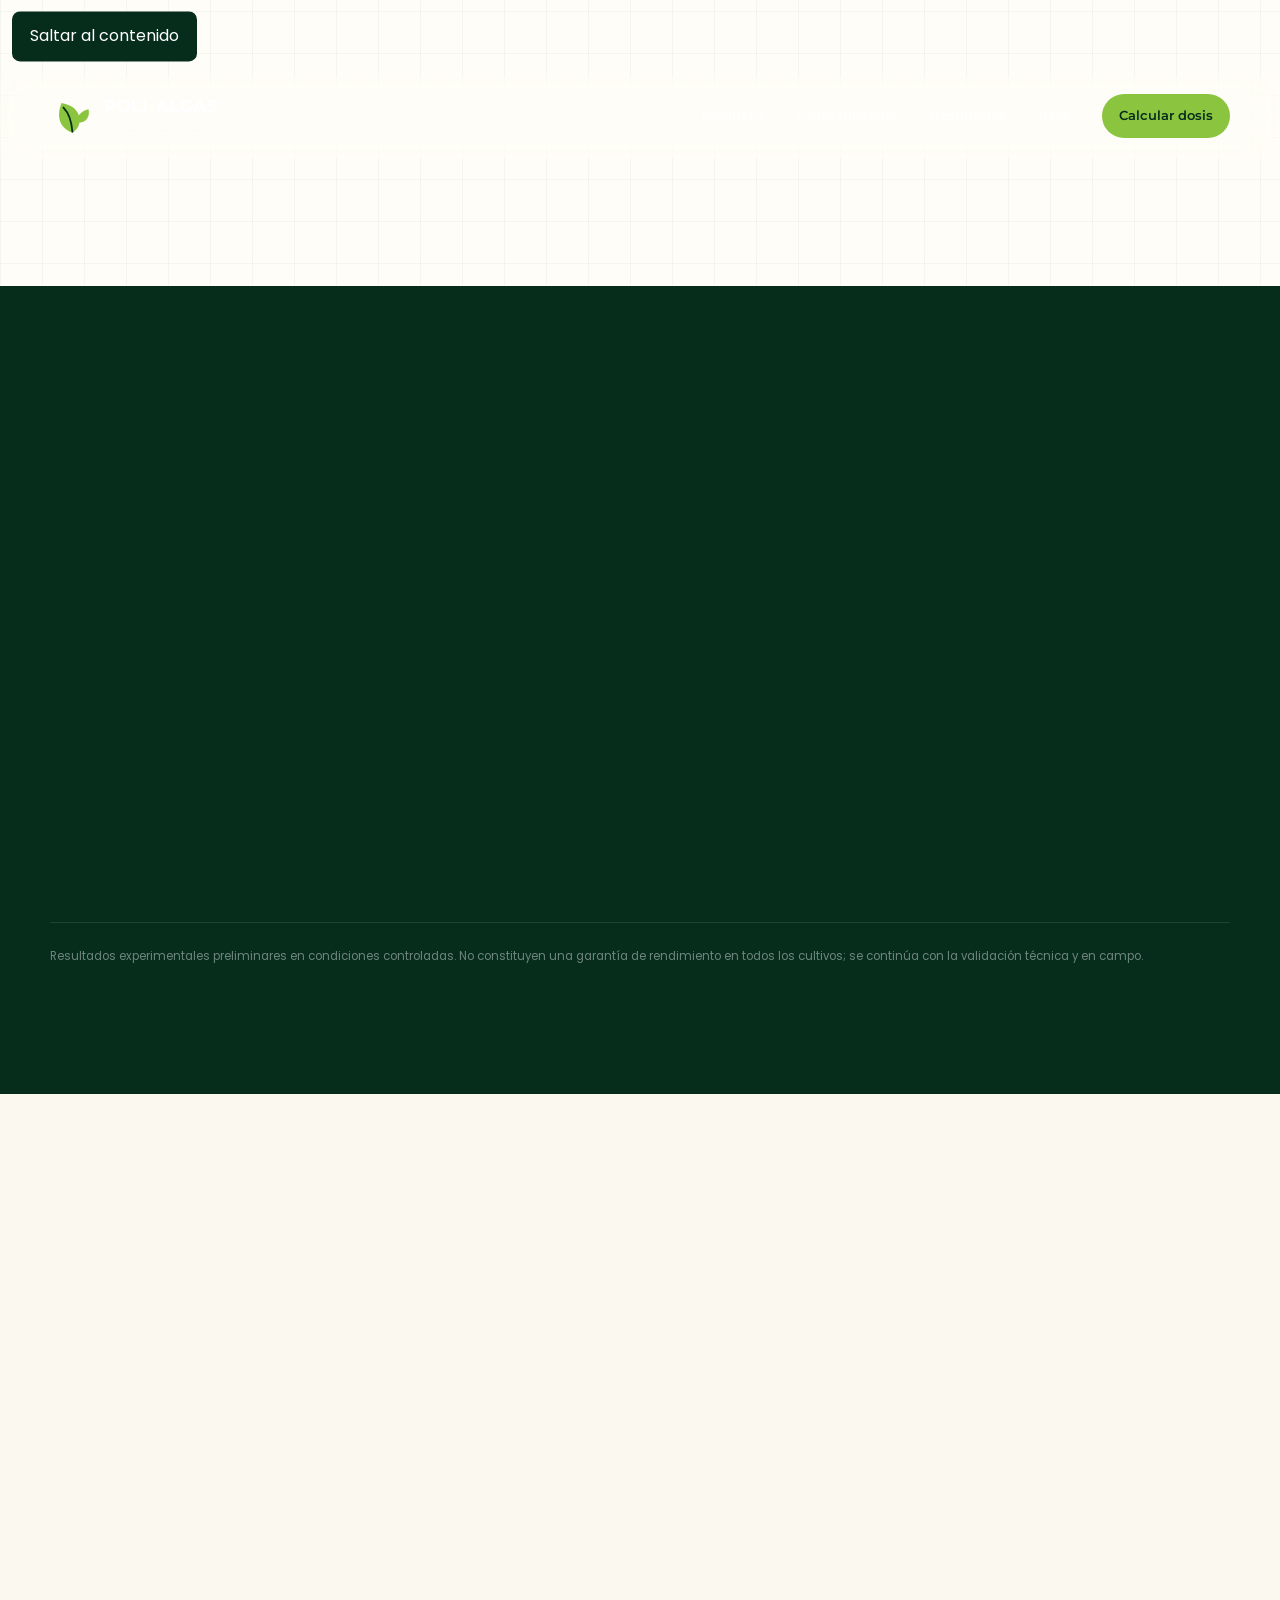
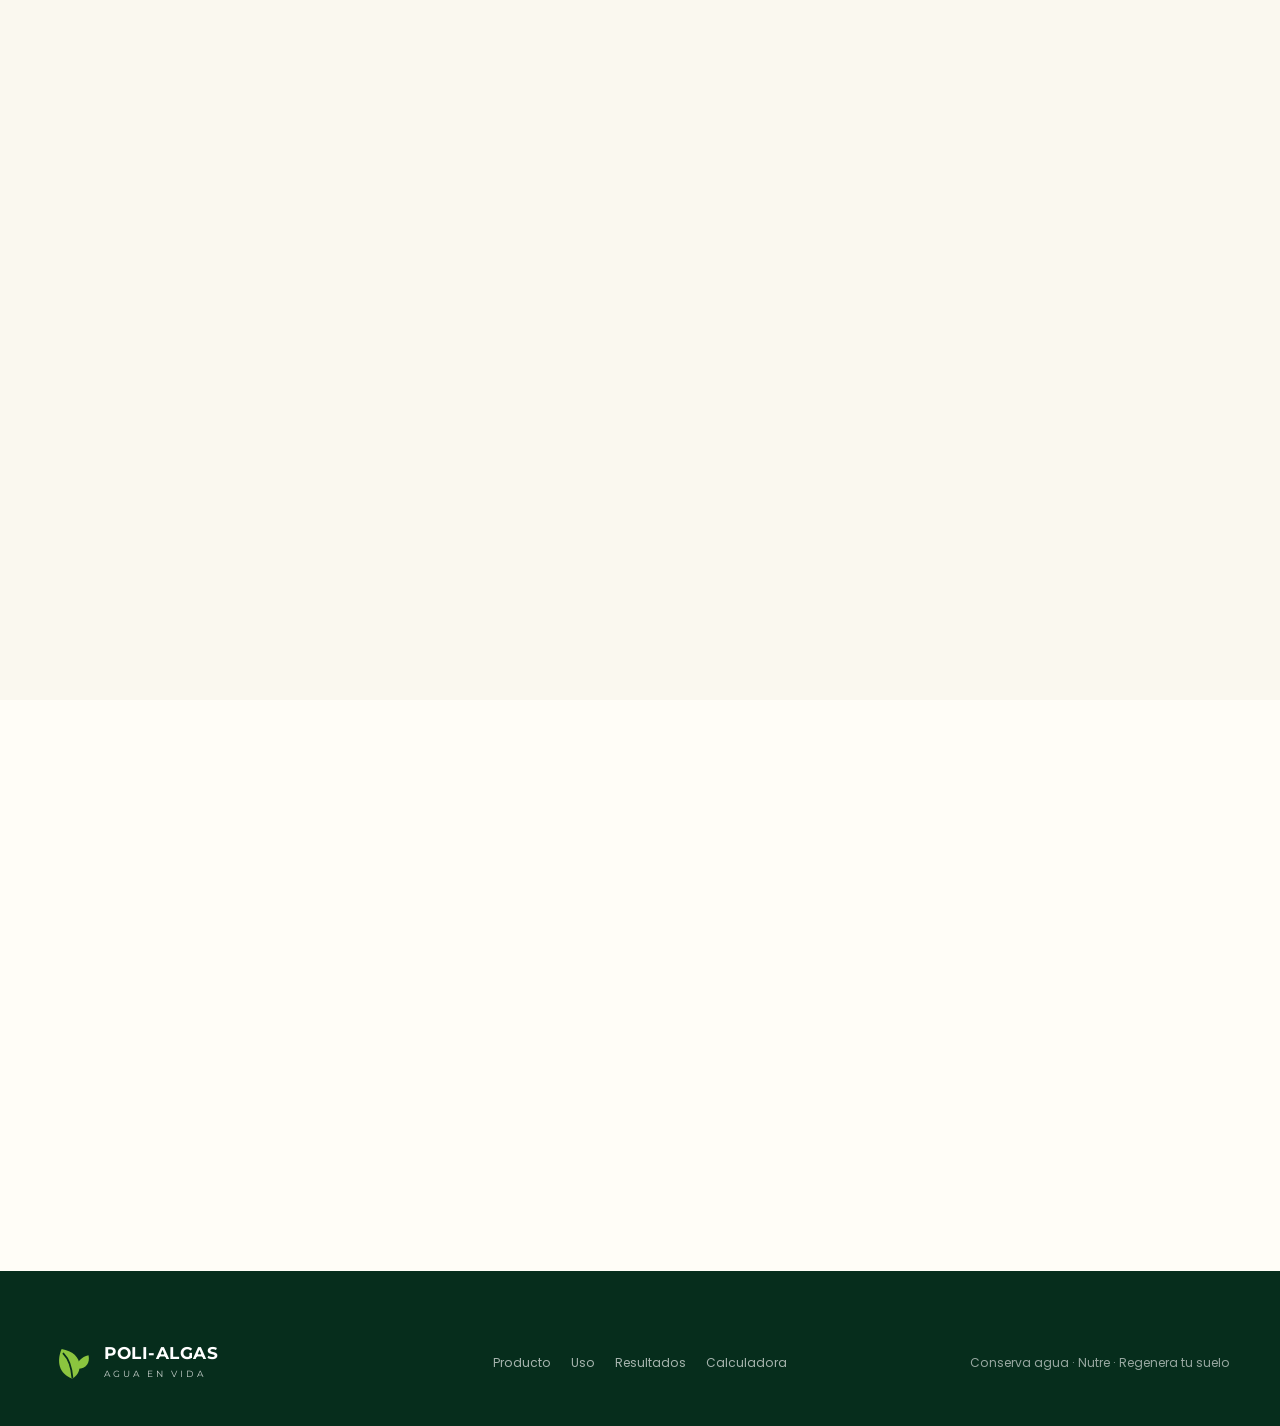
<file: contacto.html>
<!doctype html>
<html lang="es">
<head>
  <meta charset="utf-8">
  <meta name="viewport" content="width=device-width, initial-scale=1">
  <meta http-equiv="refresh" content="0; url=index.html#contacto">
  <link rel="canonical" href="index.html#contacto">
  <title>Contacto | POLI-ALGAS</title>
</head>
<body><p>Ve a la sección de <a href="index.html#contacto">contacto de POLI-ALGAS</a>.</p></body>
</html>
</file>
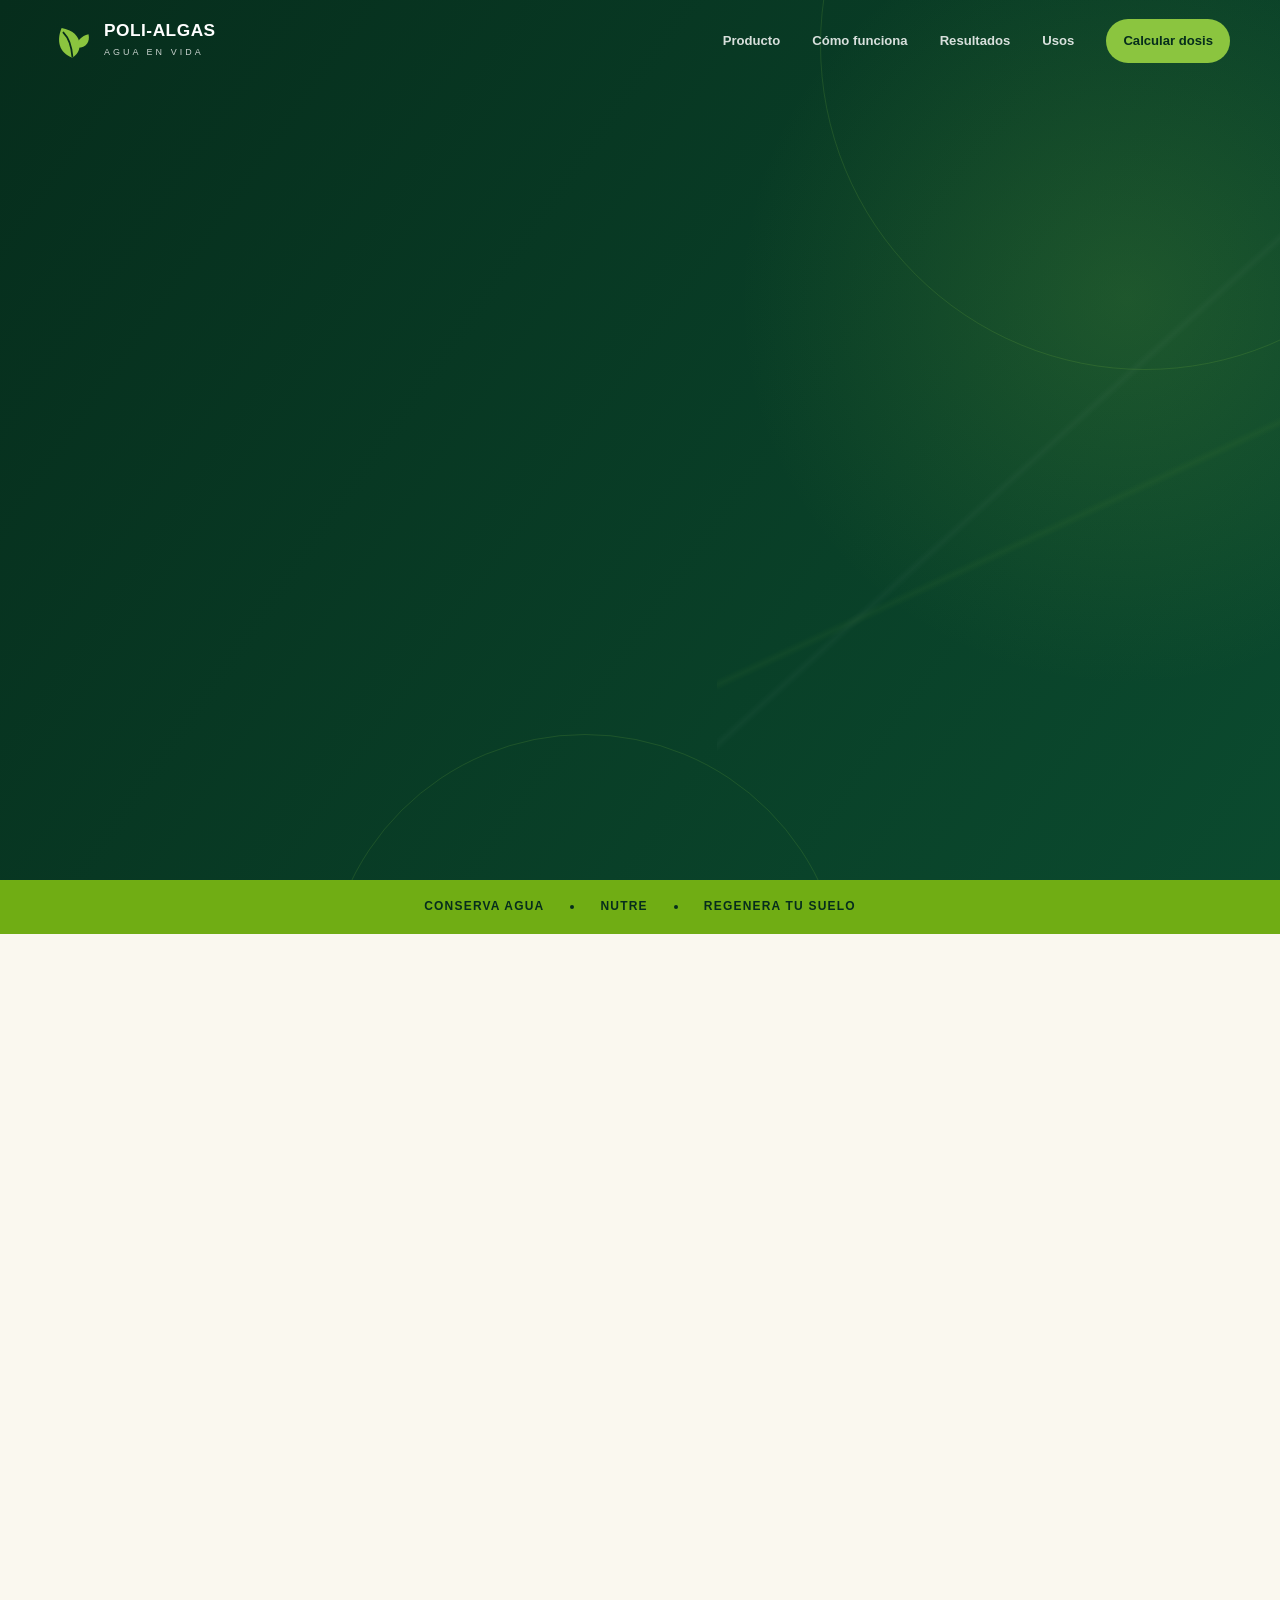
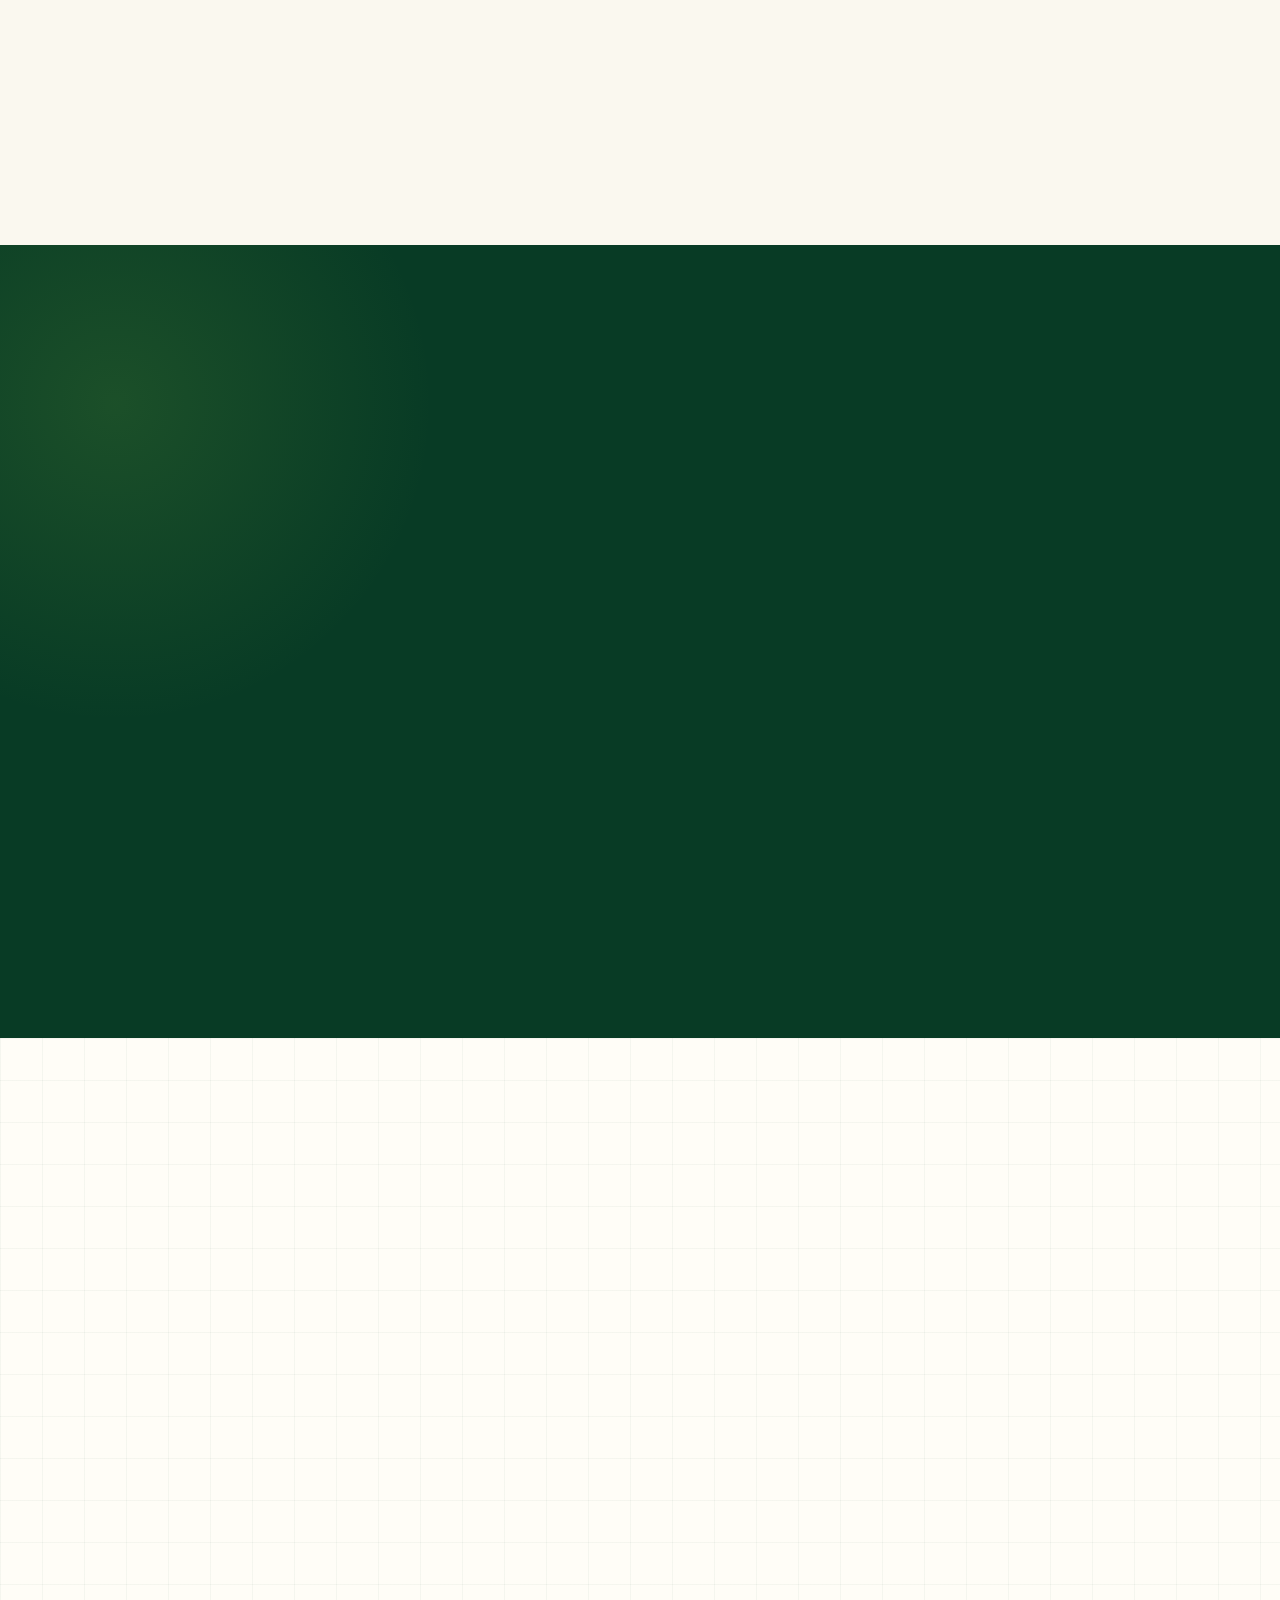
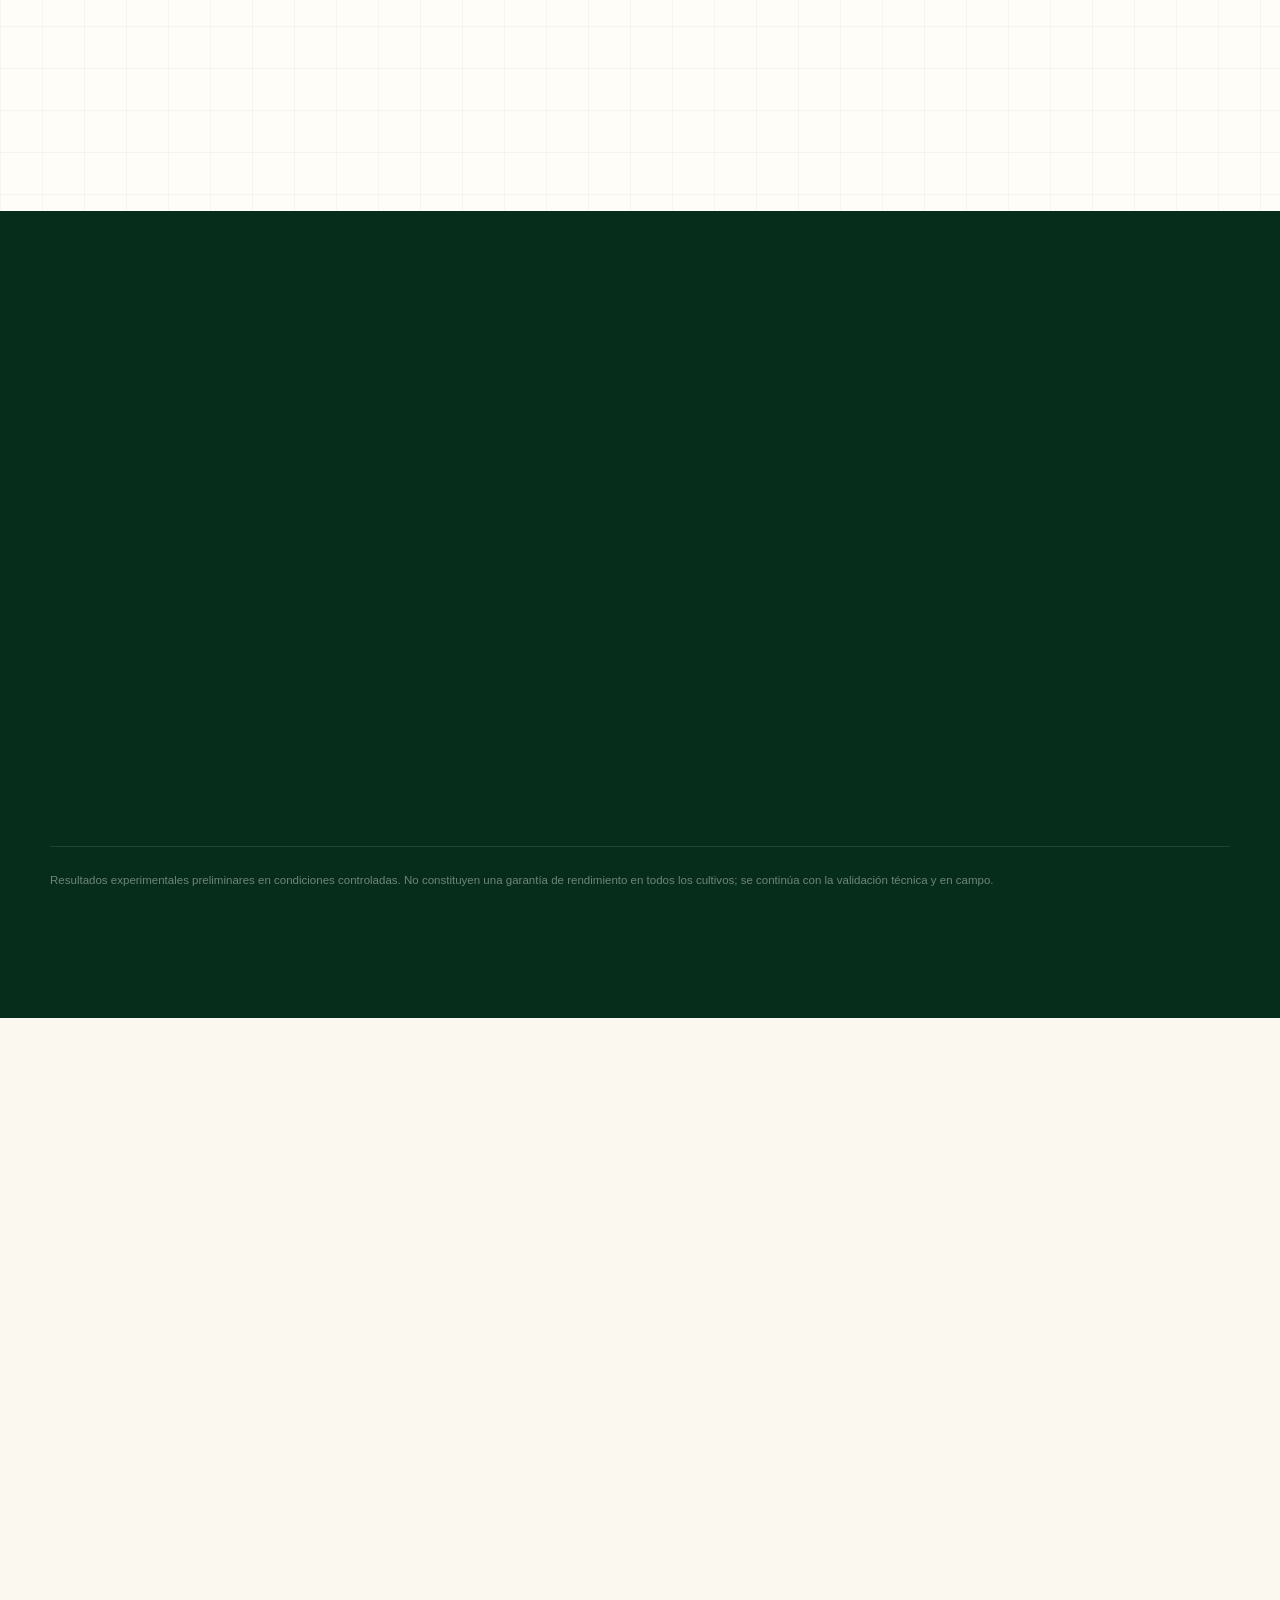
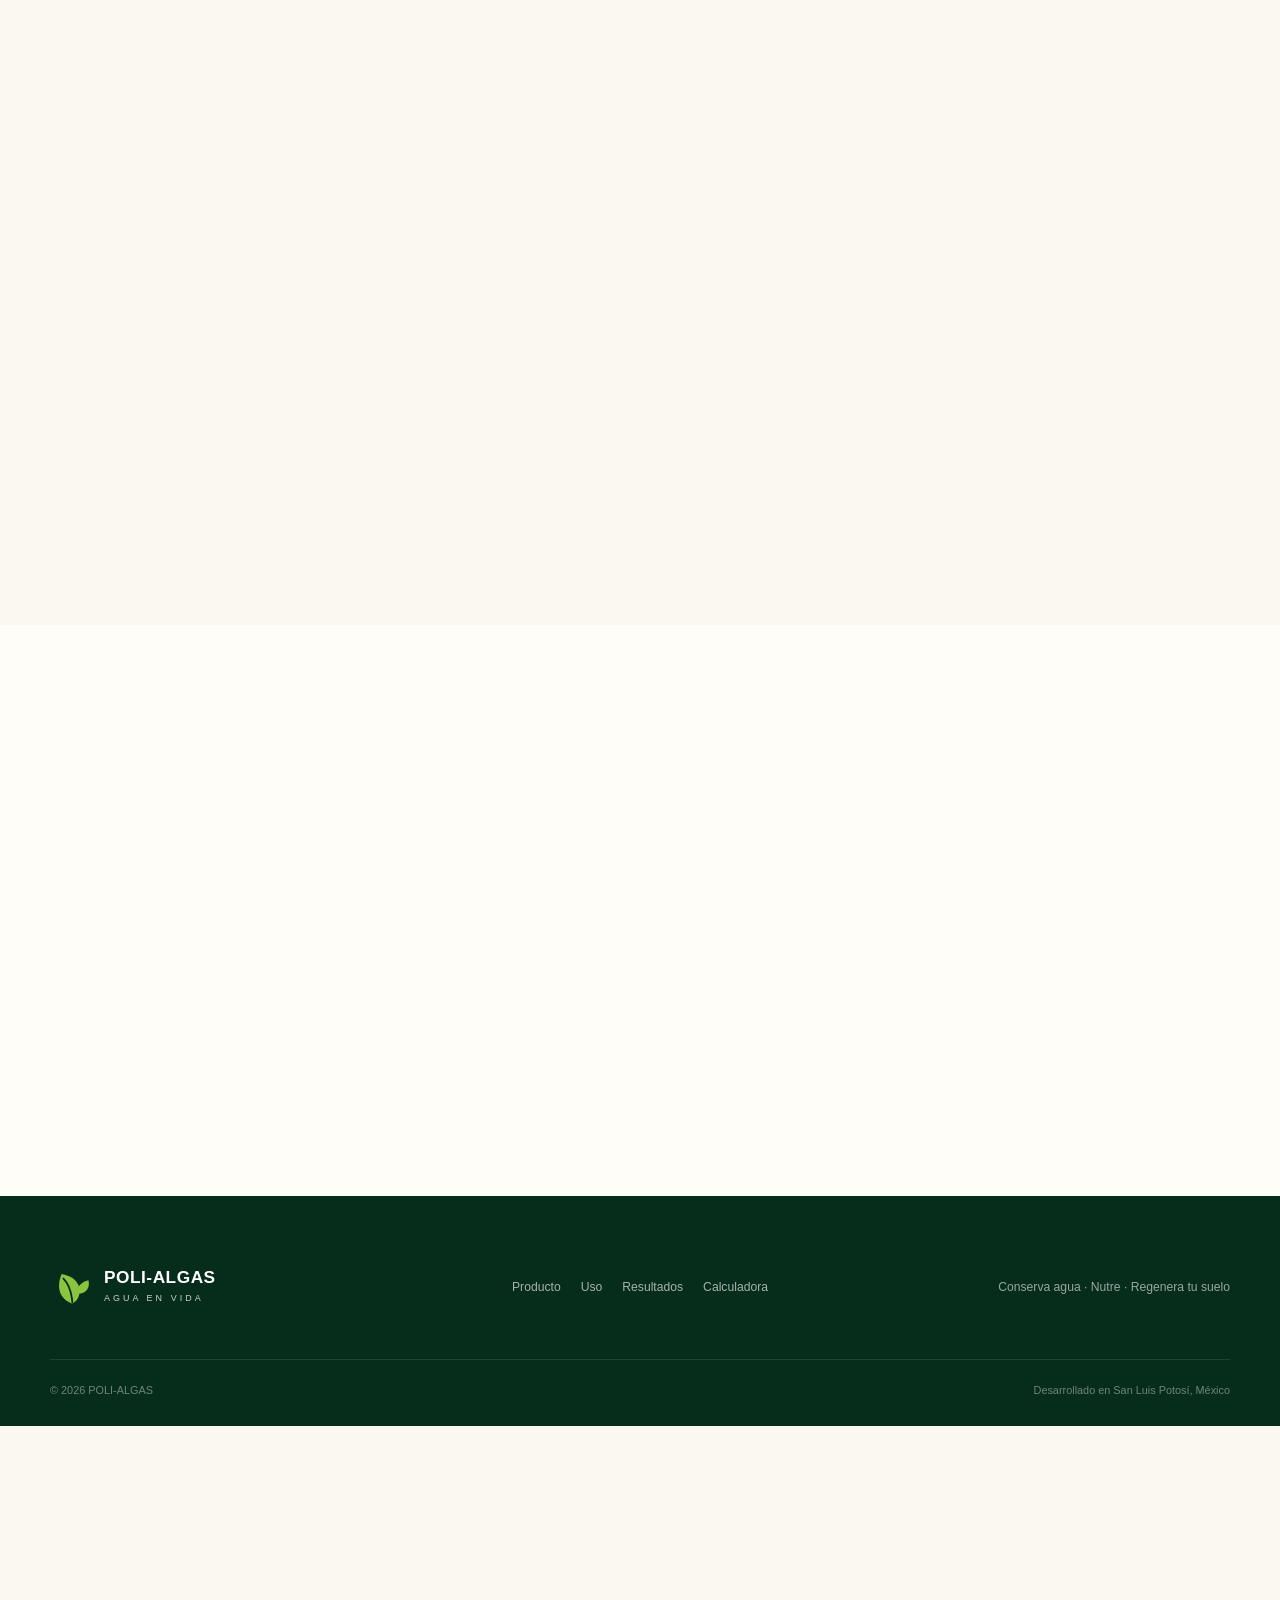
<file: negocio.html>
<!doctype html>
<html lang="es">
<head>
  <meta charset="utf-8">
  <meta name="viewport" content="width=device-width, initial-scale=1">
  <meta http-equiv="refresh" content="0; url=index.html#producto">
  <link rel="canonical" href="index.html#producto">
  <title>Producto | POLI-ALGAS</title>
</head>
<body><p>Conoce <a href="index.html#producto">POLI-ALGAS y su propuesta de valor</a>.</p></body>
</html>
</file>
<file: styles.css>
:root {
  --forest-950: #062d1c;
  --forest-900: #083b25;
  --forest-800: #0b4b2f;
  --forest-700: #14643b;
  --green-600: #2d8b43;
  --leaf-500: #70ad14;
  --leaf-400: #8bc53f;
  --mint-100: #eaf3e6;
  --mint-50: #f3f7ef;
  --cream: #faf8ef;
  --paper: #fffdf7;
  --ink: #123426;
  --muted: #5f7268;
  --line: rgba(8, 75, 47, .14);
  --white: #fff;
  --warning: #a54f1b;
  --shadow-sm: 0 12px 35px rgba(9, 52, 34, .09);
  --shadow-lg: 0 28px 80px rgba(6, 45, 28, .18);
  --radius-sm: 14px;
  --radius-md: 24px;
  --radius-lg: 38px;
  --container: 1180px;
  --heading: "Montserrat", Arial, sans-serif;
  --body: "Poppins", Arial, sans-serif;
}

*,
*::before,
*::after {
  box-sizing: border-box;
}

html {
  scroll-behavior: smooth;
  scroll-padding-top: 92px;
}

body {
  margin: 0;
  min-width: 320px;
  color: var(--ink);
  background: var(--cream);
  font-family: var(--body);
  line-height: 1.65;
  -webkit-font-smoothing: antialiased;
}

body.nav-open {
  overflow: hidden;
}

img {
  display: block;
  max-width: 100%;
}

a {
  color: inherit;
  text-decoration: none;
}

button,
input,
select {
  font: inherit;
}

button,
a {
  -webkit-tap-highlight-color: transparent;
}

h1,
h2,
h3,
p {
  margin-top: 0;
}

h1,
h2,
h3 {
  font-family: var(--heading);
  line-height: 1.08;
}

h2 {
  margin-bottom: 22px;
  font-size: clamp(2rem, 4vw, 4.15rem);
  letter-spacing: -.045em;
}

p {
  color: var(--muted);
}

.container {
  width: min(calc(100% - 40px), var(--container));
  margin-inline: auto;
}

.section {
  padding: clamp(82px, 10vw, 144px) 0;
}

.skip-link {
  position: fixed;
  top: 12px;
  left: 12px;
  z-index: 9999;
  padding: 12px 18px;
  color: var(--white);
  background: var(--forest-950);
  border-radius: 8px;
  transform: translateY(-150%);
}

.skip-link:focus {
  transform: translateY(0);
}

.site-header {
  position: fixed;
  top: 0;
  left: 0;
  z-index: 1000;
  width: 100%;
  color: var(--white);
  border-bottom: 1px solid transparent;
  transition: background-color .25s ease, box-shadow .25s ease, border-color .25s ease;
}

.site-header.is-scrolled,
.site-header.solid {
  background: rgba(6, 45, 28, .96);
  border-color: rgba(255, 255, 255, .1);
  box-shadow: 0 12px 30px rgba(3, 30, 18, .14);
  backdrop-filter: blur(16px);
}

.nav-shell {
  position: relative;
  display: flex;
  align-items: center;
  justify-content: space-between;
  min-height: 82px;
}

.brand {
  display: inline-flex;
  align-items: center;
  gap: 11px;
  color: var(--white);
}

.brand-mark {
  display: grid;
  width: 43px;
  height: 43px;
  place-items: center;
  color: var(--leaf-400);
}

.brand-mark svg {
  width: 100%;
  height: 100%;
  fill: currentColor;
}

.brand-mark svg path:nth-child(2) {
  fill: none;
  stroke: var(--forest-950);
  stroke-width: 2;
  stroke-linecap: round;
}

.brand strong,
.brand small {
  display: block;
  font-family: var(--heading);
}

.brand strong {
  font-size: 1.08rem;
  line-height: 1;
  letter-spacing: .03em;
}

.brand small {
  margin-top: 5px;
  font-size: .56rem;
  letter-spacing: .34em;
  opacity: .78;
}

.site-nav {
  display: flex;
  align-items: center;
  gap: clamp(18px, 2.5vw, 36px);
}

.site-nav a {
  position: relative;
  color: rgba(255, 255, 255, .84);
  font-family: var(--heading);
  font-size: .82rem;
  font-weight: 600;
}

.site-nav > a:not(.nav-cta)::after {
  position: absolute;
  right: 0;
  bottom: -7px;
  left: 0;
  height: 2px;
  content: "";
  background: var(--leaf-400);
  transform: scaleX(0);
  transform-origin: right;
  transition: transform .2s ease;
}

.site-nav > a:not(.nav-cta):hover::after,
.site-nav > a:not(.nav-cta):focus-visible::after {
  transform: scaleX(1);
  transform-origin: left;
}

.nav-cta {
  padding: 11px 17px;
  color: var(--forest-950) !important;
  background: var(--leaf-400);
  border-radius: 999px;
}

.nav-toggle {
  display: none;
  width: 46px;
  height: 46px;
  padding: 12px;
  color: var(--white);
  background: rgba(255, 255, 255, .1);
  border: 1px solid rgba(255, 255, 255, .18);
  border-radius: 50%;
}

.nav-toggle span {
  display: block;
  width: 100%;
  height: 2px;
  margin: 4px 0;
  background: currentColor;
  transition: transform .2s ease, opacity .2s ease;
}

.hero {
  position: relative;
  overflow: hidden;
  color: var(--white);
  background:
    radial-gradient(circle at 88% 32%, rgba(139, 197, 63, .16), transparent 30%),
    linear-gradient(125deg, var(--forest-950), var(--forest-800));
}

.hero::before {
  position: absolute;
  top: 0;
  right: -14%;
  width: 58%;
  height: 100%;
  content: "";
  opacity: .34;
  background-image:
    linear-gradient(138deg, transparent 46%, rgba(255, 255, 255, .08) 46.5%, transparent 47%),
    linear-gradient(155deg, transparent 53%, rgba(139, 197, 63, .16) 53.5%, transparent 54%);
}

.hero-grid {
  position: relative;
  z-index: 2;
  display: grid;
  grid-template-columns: minmax(0, 1.08fr) minmax(350px, .92fr);
  gap: clamp(40px, 7vw, 90px);
  align-items: center;
  min-height: 820px;
  padding-top: 132px;
  padding-bottom: 105px;
}

.hero-copy {
  max-width: 720px;
}

.eyebrow {
  display: flex;
  align-items: center;
  gap: 11px;
  margin-bottom: 20px;
  color: var(--green-600);
  font-family: var(--heading);
  font-size: .73rem;
  font-weight: 800;
  letter-spacing: .15em;
  text-transform: uppercase;
}

.eyebrow > span {
  width: 30px;
  height: 2px;
  background: currentColor;
}

.hero .eyebrow,
.eyebrow-light {
  color: var(--leaf-400);
}

.hero h1 {
  margin-bottom: 26px;
  font-size: clamp(3.2rem, 6.4vw, 6.25rem);
  letter-spacing: -.065em;
}

.hero h1 em {
  color: var(--leaf-400);
  font-style: normal;
}

.hero-lead {
  max-width: 650px;
  margin-bottom: 34px;
  color: rgba(255, 255, 255, .72);
  font-size: clamp(1rem, 1.3vw, 1.16rem);
}

.button-row {
  display: flex;
  flex-wrap: wrap;
  gap: 13px;
}

.button {
  display: inline-flex;
  min-height: 52px;
  align-items: center;
  justify-content: center;
  gap: 15px;
  padding: 13px 23px;
  border: 1px solid transparent;
  border-radius: 999px;
  font-family: var(--heading);
  font-size: .82rem;
  font-weight: 800;
  cursor: pointer;
  transition: transform .2s ease, background-color .2s ease, box-shadow .2s ease;
}

.button:hover {
  transform: translateY(-2px);
}

.button-primary {
  color: var(--white);
  background: var(--green-600);
  box-shadow: 0 14px 30px rgba(29, 119, 59, .28);
}

.hero .button-primary {
  color: var(--forest-950);
  background: var(--leaf-400);
}

.button-ghost {
  color: var(--white);
  border-color: rgba(255, 255, 255, .28);
  background: rgba(255, 255, 255, .04);
}

.button-lime {
  flex-shrink: 0;
  color: var(--forest-950);
  background: var(--leaf-400);
}

.hero-facts {
  display: grid;
  grid-template-columns: repeat(3, 1fr);
  gap: 22px;
  margin: 54px 0 14px;
  padding: 0;
  list-style: none;
}

.hero-facts li {
  padding-left: 16px;
  border-left: 1px solid rgba(255, 255, 255, .2);
}

.hero-facts strong,
.hero-facts span {
  display: block;
}

.hero-facts strong {
  margin-bottom: 5px;
  color: var(--white);
  font-family: var(--heading);
  font-size: .98rem;
}

.hero-facts span,
.microcopy {
  color: rgba(255, 255, 255, .54);
  font-size: .72rem;
}

.microcopy {
  margin-bottom: 0;
}

.hero-visual {
  position: relative;
  display: grid;
  min-height: 590px;
  place-items: center;
}

.product-halo {
  position: absolute;
  width: min(42vw, 480px);
  aspect-ratio: 1;
  background: rgba(139, 197, 63, .12);
  border: 1px solid rgba(139, 197, 63, .24);
  border-radius: 50%;
  box-shadow: inset 0 0 90px rgba(139, 197, 63, .1);
}

.product-halo::before,
.product-halo::after {
  position: absolute;
  inset: 10%;
  content: "";
  border: 1px solid rgba(255, 255, 255, .1);
  border-radius: 50%;
}

.product-halo::after {
  inset: -12%;
}

.product-card {
  position: relative;
  z-index: 2;
  width: min(74%, 330px);
  padding: 10px;
  overflow: hidden;
  background: var(--paper);
  border-radius: 8px;
  box-shadow: var(--shadow-lg);
  transform: rotate(2.5deg);
}

.product-card img {
  width: 100%;
  border-radius: 4px;
}

.float-note {
  position: absolute;
  z-index: 3;
  display: flex;
  align-items: center;
  gap: 7px;
  padding: 13px 17px;
  color: var(--forest-950);
  background: rgba(255, 255, 255, .94);
  border: 1px solid rgba(255, 255, 255, .7);
  border-radius: 999px;
  box-shadow: var(--shadow-sm);
  font-size: .78rem;
  backdrop-filter: blur(10px);
}

.float-note strong {
  font-family: var(--heading);
}

.mini-icon {
  color: var(--green-600);
  font-size: 1.1rem;
}

.note-water {
  top: 23%;
  left: 0;
}

.note-soil {
  right: 0;
  bottom: 23%;
}

.hero-orbit {
  position: absolute;
  border: 1px solid rgba(139, 197, 63, .16);
  border-radius: 50%;
}

.hero-orbit-one {
  top: -280px;
  right: -190px;
  width: 650px;
  height: 650px;
}

.hero-orbit-two {
  right: 34%;
  bottom: -320px;
  width: 520px;
  height: 520px;
}

.hero-ribbon {
  position: absolute;
  right: 0;
  bottom: 0;
  left: 0;
  z-index: 4;
  background: var(--leaf-500);
}

.hero-ribbon .container {
  display: flex;
  min-height: 54px;
  align-items: center;
  justify-content: center;
  gap: 26px;
  color: var(--forest-950);
  font-family: var(--heading);
  font-size: .75rem;
  font-weight: 800;
  letter-spacing: .1em;
  text-transform: uppercase;
}

.hero-ribbon i {
  width: 4px;
  height: 4px;
  background: currentColor;
  border-radius: 50%;
}

.split-grid {
  display: grid;
  grid-template-columns: minmax(0, .92fr) minmax(0, 1.08fr);
  gap: clamp(50px, 8vw, 112px);
  align-items: center;
}

.media-card {
  position: relative;
  overflow: hidden;
  border-radius: var(--radius-lg);
  box-shadow: var(--shadow-lg);
}

.media-card::after {
  position: absolute;
  inset: 0;
  content: "";
  background: linear-gradient(to top, rgba(6, 45, 28, .35), transparent 45%);
}

.media-card img {
  width: 100%;
  min-height: 560px;
  object-fit: cover;
}

.media-stamp {
  position: absolute;
  right: 24px;
  bottom: 24px;
  z-index: 2;
  display: grid;
  width: 150px;
  height: 150px;
  place-content: center;
  text-align: center;
  color: var(--white);
  background: rgba(11, 75, 47, .9);
  border: 1px solid rgba(255, 255, 255, .35);
  border-radius: 50%;
  backdrop-filter: blur(8px);
}

.media-stamp strong {
  font-family: var(--heading);
  font-size: .9rem;
}

.media-stamp span {
  margin-top: 6px;
  font-size: .64rem;
}

.section-copy > p:not(.eyebrow) {
  max-width: 650px;
  margin-bottom: 34px;
  font-size: 1.02rem;
}

.feature-list {
  border-top: 1px solid var(--line);
}

.feature-list article {
  display: grid;
  grid-template-columns: 48px 1fr;
  gap: 18px;
  padding: 24px 0;
  border-bottom: 1px solid var(--line);
}

.feature-list article > span {
  color: var(--green-600);
  font-family: var(--heading);
  font-size: .72rem;
  font-weight: 800;
}

.feature-list h3,
.feature-list p {
  margin-bottom: 5px;
}

.feature-list h3 {
  font-size: 1rem;
}

.feature-list p {
  font-size: .88rem;
}

.benefit-section {
  color: var(--white);
  background:
    radial-gradient(circle at 9% 20%, rgba(139, 197, 63, .15), transparent 24%),
    var(--forest-900);
}

.section-heading {
  max-width: 780px;
  margin-bottom: 52px;
}

.section-heading p:not(.eyebrow) {
  max-width: 620px;
  color: rgba(255, 255, 255, .64);
}

.section-heading.centered {
  margin-inline: auto;
  text-align: center;
}

.section-heading.centered .eyebrow {
  justify-content: center;
}

.process-section .section-heading p,
.use-section .section-heading p {
  color: var(--muted);
}

.benefit-grid {
  display: grid;
  grid-template-columns: repeat(4, 1fr);
  gap: 16px;
}

.benefit-card {
  min-height: 260px;
  padding: 28px;
  background: rgba(255, 255, 255, .055);
  border: 1px solid rgba(255, 255, 255, .1);
  border-radius: var(--radius-md);
  transition: transform .25s ease, background-color .25s ease;
}

.benefit-card:hover {
  background: rgba(255, 255, 255, .09);
  transform: translateY(-6px);
}

.line-icon {
  display: grid;
  width: 48px;
  height: 48px;
  margin-bottom: 46px;
  place-items: center;
  color: var(--forest-950);
  background: var(--leaf-400);
  border-radius: 50%;
  font-size: 1.2rem;
}

.benefit-card h3 {
  margin-bottom: 12px;
  font-size: 1.05rem;
}

.benefit-card p {
  margin-bottom: 0;
  color: rgba(255, 255, 255, .58);
  font-size: .85rem;
}

.process-section {
  background:
    linear-gradient(rgba(8, 75, 47, .04) 1px, transparent 1px),
    linear-gradient(90deg, rgba(8, 75, 47, .04) 1px, transparent 1px),
    var(--paper);
  background-size: 42px 42px;
}

.process-grid {
  display: grid;
  grid-template-columns: repeat(4, 1fr);
  gap: 20px;
  margin: 0;
  padding: 0;
  list-style: none;
  counter-reset: steps;
}

.process-step {
  position: relative;
  padding: 25px;
  background: rgba(255, 253, 247, .92);
  border: 1px solid var(--line);
  border-radius: var(--radius-md);
  box-shadow: var(--shadow-sm);
}

.process-step > span {
  position: absolute;
  top: 20px;
  right: 22px;
  color: var(--green-600);
  font-family: var(--heading);
  font-size: .72rem;
  font-weight: 800;
}

.step-art {
  position: relative;
  width: 78px;
  height: 78px;
  margin-bottom: 34px;
  background: var(--mint-100);
  border-radius: 24px;
}

.step-art::before,
.step-art::after {
  position: absolute;
  content: "";
}

.step-soil::before {
  right: 18px;
  bottom: 19px;
  left: 18px;
  height: 18px;
  background: var(--forest-800);
  border-radius: 50%;
}

.step-soil::after {
  bottom: 29px;
  left: 35px;
  width: 10px;
  height: 27px;
  background: var(--leaf-500);
  border-radius: 12px 1px 12px 1px;
  transform: rotate(-24deg);
}

.step-add::before {
  top: 20px;
  left: 22px;
  width: 34px;
  height: 34px;
  background: radial-gradient(circle, var(--green-600) 0 3px, transparent 4px);
  background-size: 11px 11px;
}

.step-add::after {
  bottom: 16px;
  left: 17px;
  width: 44px;
  height: 9px;
  background: var(--forest-800);
  border-radius: 50%;
}

.step-water::before {
  top: 17px;
  left: 28px;
  width: 24px;
  height: 34px;
  background: var(--green-600);
  border-radius: 50% 50% 55% 55%;
  transform: rotate(45deg);
}

.step-check::before {
  top: 19px;
  left: 19px;
  width: 34px;
  height: 34px;
  border: 5px solid var(--green-600);
  border-radius: 50%;
}

.step-check::after {
  right: 16px;
  bottom: 17px;
  width: 24px;
  height: 5px;
  background: var(--green-600);
  border-radius: 4px;
  transform: rotate(45deg);
}

.process-step h3 {
  margin-bottom: 10px;
  font-size: 1.05rem;
}

.process-step p {
  margin-bottom: 0;
  font-size: .84rem;
}

.process-note {
  max-width: 860px;
  margin: 28px auto 0;
  padding: 18px 24px;
  color: var(--forest-800);
  text-align: center;
  background: var(--mint-100);
  border-radius: 999px;
  font-size: .82rem;
}

.evidence-section {
  color: var(--white);
  background: var(--forest-950);
}

.evidence-grid {
  display: grid;
  grid-template-columns: .78fr 1.22fr;
  gap: clamp(45px, 7vw, 90px);
  align-items: center;
}

.evidence-section .section-copy > p:not(.eyebrow) {
  color: rgba(255, 255, 255, .64);
}

.text-link {
  display: inline-flex;
  gap: 12px;
  align-items: center;
  color: var(--leaf-400);
  font-family: var(--heading);
  font-size: .78rem;
  font-weight: 800;
}

.metric-grid {
  display: grid;
  grid-template-columns: repeat(2, 1fr);
  gap: 14px;
}

.metric-grid article {
  min-height: 220px;
  padding: 28px;
  background: rgba(255, 255, 255, .055);
  border: 1px solid rgba(255, 255, 255, .1);
  border-radius: var(--radius-md);
}

.metric-grid article > span {
  display: block;
  margin-bottom: 46px;
  color: var(--leaf-400);
  font-family: var(--heading);
  font-size: clamp(2rem, 3.8vw, 3.6rem);
  font-weight: 800;
  letter-spacing: -.05em;
}

.metric-grid h3 {
  margin-bottom: 8px;
  font-size: .98rem;
}

.metric-grid p {
  margin-bottom: 0;
  color: rgba(255, 255, 255, .5);
  font-size: .78rem;
}

.metric-grid .metric-accent {
  color: var(--forest-950);
  background: var(--leaf-400);
  border-color: var(--leaf-400);
}

.metric-grid .metric-accent > span,
.metric-grid .metric-accent p {
  color: var(--forest-950);
}

.evidence-foot {
  margin-top: 34px;
  padding-top: 24px;
  color: rgba(255, 255, 255, .42);
  border-top: 1px solid rgba(255, 255, 255, .1);
  font-size: .72rem;
}

.use-section {
  background: var(--cream);
}

.use-grid {
  display: grid;
  grid-template-columns: repeat(4, 1fr);
  gap: 16px;
}

.use-card {
  min-height: 260px;
  padding: 27px;
  background: var(--paper);
  border: 1px solid var(--line);
  border-radius: var(--radius-md);
  transition: transform .2s ease, box-shadow .2s ease;
}

.use-card:hover {
  box-shadow: var(--shadow-sm);
  transform: translateY(-5px);
}

.use-number {
  display: inline-flex;
  margin-bottom: 82px;
  color: var(--green-600);
  font-family: var(--heading);
  font-size: .7rem;
  font-weight: 800;
}

.use-card h3 {
  margin-bottom: 10px;
  font-size: 1.06rem;
}

.use-card p {
  margin-bottom: 0;
  font-size: .84rem;
}

.calculator-promo {
  padding-top: 0;
}

.calculator-promo-card {
  display: flex;
  align-items: center;
  justify-content: space-between;
  gap: 40px;
  padding: clamp(36px, 6vw, 70px);
  color: var(--white);
  background:
    radial-gradient(circle at 90% 10%, rgba(139, 197, 63, .2), transparent 27%),
    var(--forest-800);
  border-radius: var(--radius-lg);
}

.calculator-promo-card > div {
  max-width: 760px;
}

.calculator-promo-card h2 {
  margin-bottom: 18px;
}

.calculator-promo-card p:not(.eyebrow) {
  margin-bottom: 0;
  color: rgba(255, 255, 255, .65);
}

.contact-section {
  background: var(--paper);
}

.contact-grid {
  display: grid;
  grid-template-columns: 1fr .82fr;
  gap: clamp(40px, 8vw, 110px);
  align-items: center;
}

.contact-card {
  padding: 15px 28px;
  background: var(--mint-50);
  border: 1px solid var(--line);
  border-radius: var(--radius-md);
}

.contact-card a,
.contact-card div {
  display: grid;
  gap: 4px;
  padding: 22px 0;
  border-bottom: 1px solid var(--line);
}

.contact-card :last-child {
  border-bottom: 0;
}

.contact-card span {
  color: var(--muted);
  font-size: .7rem;
}

.contact-card strong {
  overflow-wrap: anywhere;
  font-family: var(--heading);
  font-size: .92rem;
}

.site-footer {
  padding: 70px 0 26px;
  color: var(--white);
  background: var(--forest-950);
}

.footer-grid {
  display: grid;
  grid-template-columns: 1fr auto 1fr;
  gap: 40px;
  align-items: center;
  padding-bottom: 50px;
}

.footer-links {
  display: flex;
  flex-wrap: wrap;
  gap: 20px;
  justify-content: center;
  color: rgba(255, 255, 255, .64);
  font-size: .76rem;
}

.footer-grid > p {
  margin: 0;
  color: rgba(255, 255, 255, .58);
  text-align: right;
  font-size: .76rem;
}

.footer-bottom {
  display: flex;
  justify-content: space-between;
  padding-top: 22px;
  color: rgba(255, 255, 255, .42);
  border-top: 1px solid rgba(255, 255, 255, .1);
  font-size: .68rem;
}

/* Calculator */
.calculator-page {
  background: var(--mint-50);
}

.back-link {
  display: inline-flex;
  align-items: center;
  gap: 8px;
  color: rgba(255, 255, 255, .82);
  font-family: var(--heading);
  font-size: .8rem;
  font-weight: 700;
}

.calculator-hero {
  padding: 170px 0 148px;
  color: var(--white);
  background:
    radial-gradient(circle at 80% 30%, rgba(139, 197, 63, .18), transparent 26%),
    var(--forest-900);
}

.calculator-intro {
  max-width: 850px;
  text-align: center;
}

.calculator-intro .eyebrow {
  justify-content: center;
}

.calculator-intro h1 {
  margin-bottom: 22px;
  font-size: clamp(2.7rem, 6vw, 5.5rem);
  letter-spacing: -.06em;
}

.calculator-intro > p:last-child {
  max-width: 680px;
  margin: 0 auto;
  color: rgba(255, 255, 255, .66);
}

.calculator-workspace {
  position: relative;
  z-index: 2;
  margin-top: -76px;
  padding-bottom: 90px;
}

.calculator-grid {
  display: grid;
  grid-template-columns: minmax(0, .85fr) minmax(0, 1.15fr);
  align-items: start;
  background: var(--paper);
  border: 1px solid var(--line);
  border-radius: var(--radius-lg);
  box-shadow: var(--shadow-lg);
}

.calculator-form {
  padding: clamp(28px, 5vw, 58px);
  border-right: 1px solid var(--line);
}

.form-heading {
  display: flex;
  gap: 16px;
  margin-bottom: 38px;
}

.form-step {
  flex: 0 0 auto;
  display: grid;
  width: 42px;
  height: 42px;
  place-items: center;
  color: var(--white);
  background: var(--forest-800);
  border-radius: 50%;
  font-family: var(--heading);
  font-size: .68rem;
  font-weight: 800;
}

.form-heading h2 {
  margin-bottom: 5px;
  font-size: 1.45rem;
  letter-spacing: -.03em;
}

.form-heading p {
  margin: 0;
  font-size: .74rem;
}

.field-row {
  display: grid;
  grid-template-columns: repeat(2, minmax(0, 1fr));
  gap: 16px;
}

.field {
  display: grid;
  gap: 9px;
  margin-bottom: 20px;
}

.field > span,
.choice-group legend {
  color: var(--ink);
  font-family: var(--heading);
  font-size: .76rem;
  font-weight: 700;
}

.field small {
  color: var(--muted);
  font-family: var(--body);
  font-weight: 400;
}

.field input,
.field select {
  width: 100%;
  min-height: 52px;
  padding: 12px 15px;
  color: var(--ink);
  background: var(--white);
  border: 1px solid var(--line);
  border-radius: 12px;
  outline: none;
  transition: border-color .2s ease, box-shadow .2s ease;
}

.field input:focus,
.field select:focus {
  border-color: var(--green-600);
  box-shadow: 0 0 0 4px rgba(45, 139, 67, .11);
}

.input-unit {
  position: relative;
}

.input-unit input {
  padding-right: 58px;
}

.input-unit span {
  position: absolute;
  top: 50%;
  right: 15px;
  color: var(--muted);
  font-size: .76rem;
  transform: translateY(-50%);
}

.choice-group {
  display: grid;
  gap: 10px;
  margin: 7px 0 28px;
  padding: 0;
  border: 0;
}

.choice-group legend {
  margin-bottom: 10px;
}

.choice-group label {
  display: flex;
  gap: 10px;
  align-items: center;
  padding: 13px;
  background: var(--mint-50);
  border: 1px solid transparent;
  border-radius: 12px;
  cursor: pointer;
  font-size: .75rem;
}

.choice-group label:has(input:checked) {
  border-color: rgba(45, 139, 67, .4);
  background: var(--mint-100);
}

.choice-group input {
  accent-color: var(--green-600);
}

.button-full {
  width: 100%;
}

.form-error {
  margin: 12px 0 0;
  color: var(--warning);
  font-size: .75rem;
}

.calculator-result {
  padding: clamp(28px, 5vw, 58px);
  color: var(--white);
  background:
    radial-gradient(circle at 90% 8%, rgba(139, 197, 63, .2), transparent 24%),
    var(--forest-950);
  border-radius: 0 var(--radius-lg) var(--radius-lg) 0;
}

.result-topline {
  display: flex;
  align-items: center;
  justify-content: space-between;
  margin-bottom: 42px;
  color: rgba(255, 255, 255, .56);
  font-family: var(--heading);
  font-size: .72rem;
  font-weight: 700;
  text-transform: uppercase;
  letter-spacing: .1em;
}

.status-pill {
  padding: 6px 10px;
  color: var(--forest-950);
  background: var(--leaf-400);
  border-radius: 999px;
  font-size: .6rem;
  letter-spacing: .03em;
}

.status-pill.is-warning {
  color: #532706;
  background: #f1c47d;
}

.result-kicker {
  margin-bottom: 6px;
  color: rgba(255, 255, 255, .5);
  font-size: .78rem;
}

.calculator-result h2 {
  margin-bottom: 15px;
  font-size: clamp(2rem, 4vw, 3.6rem);
}

.calculator-result h2 strong {
  color: var(--leaf-400);
}

.result-summary {
  max-width: 650px;
  margin-bottom: 34px;
  color: rgba(255, 255, 255, .62);
  font-size: .88rem;
}

.result-cards {
  display: grid;
  grid-template-columns: repeat(3, 1fr);
  gap: 10px;
}

.result-cards article {
  padding: 17px;
  background: rgba(255, 255, 255, .055);
  border: 1px solid rgba(255, 255, 255, .1);
  border-radius: var(--radius-sm);
}

.result-cards span,
.result-cards strong,
.result-cards small {
  display: block;
}

.result-cards span,
.result-cards small {
  color: rgba(255, 255, 255, .48);
  font-size: .61rem;
}

.result-cards strong {
  margin: 10px 0 4px;
  color: var(--white);
  font-family: var(--heading);
  font-size: 1.05rem;
}

.hydration-meter {
  margin: 32px 0;
}

.meter-labels {
  display: flex;
  justify-content: space-between;
  margin-bottom: 9px;
  color: rgba(255, 255, 255, .45);
  font-size: .6rem;
}

.meter-track {
  position: relative;
  height: 7px;
  overflow: visible;
  background: rgba(255, 255, 255, .11);
  border-radius: 999px;
}

.meter-track span {
  display: block;
  width: 65%;
  height: 100%;
  background: linear-gradient(90deg, var(--green-600), var(--leaf-400));
  border-radius: inherit;
  transition: width .35s ease;
}

.meter-track i {
  position: absolute;
  top: -4px;
  left: calc(100% - 2px);
  width: 2px;
  height: 15px;
  background: var(--white);
  opacity: .55;
}

.result-plan h3 {
  margin-bottom: 16px;
  font-size: .9rem;
}

.result-plan ol {
  display: grid;
  gap: 14px;
  margin: 0;
  padding: 0;
  list-style: none;
}

.result-plan li {
  display: grid;
  grid-template-columns: 28px 1fr;
  gap: 11px;
  align-items: start;
}

.result-plan li > span {
  display: grid;
  width: 27px;
  height: 27px;
  place-items: center;
  color: var(--forest-950);
  background: var(--leaf-400);
  border-radius: 50%;
  font-family: var(--heading);
  font-size: .6rem;
  font-weight: 800;
}

.result-plan p {
  margin: 2px 0 0;
  color: rgba(255, 255, 255, .62);
  font-size: .76rem;
}

.result-plan strong {
  color: var(--white);
}

.safety-alert {
  margin-top: 26px;
  padding: 16px 18px;
  color: #e6f1df;
  background: rgba(139, 197, 63, .11);
  border: 1px solid rgba(139, 197, 63, .24);
  border-radius: var(--radius-sm);
  font-size: .72rem;
}

.safety-alert strong {
  color: var(--leaf-400);
}

.safety-alert.is-warning {
  color: #f8dbb4;
  background: rgba(216, 132, 56, .12);
  border-color: rgba(216, 132, 56, .34);
}

.safety-alert.is-warning strong {
  color: #f1c47d;
}

.calculator-notes {
  padding: 30px 0 100px;
}

.notes-grid {
  display: grid;
  grid-template-columns: repeat(3, 1fr);
  gap: 20px;
}

.notes-grid article {
  padding: 25px;
  background: var(--paper);
  border: 1px solid var(--line);
  border-radius: var(--radius-md);
}

.notes-grid article > span {
  color: var(--green-600);
  font-family: var(--heading);
  font-size: .66rem;
  font-weight: 800;
}

.notes-grid h3 {
  margin: 34px 0 10px;
  font-size: .95rem;
}

.notes-grid p {
  margin-bottom: 0;
  font-size: .76rem;
}

.calculator-disclaimer {
  margin-top: 22px;
  color: var(--muted);
  text-align: center;
  font-size: .68rem;
}

.compact-footer {
  padding-top: 22px;
}

.compact-footer .footer-bottom a {
  color: rgba(255, 255, 255, .65);
}

.reveal {
  opacity: 0;
  transform: translateY(20px);
  transition: opacity .65s ease, transform .65s cubic-bezier(.2, .8, .2, 1);
}

.reveal.is-visible {
  opacity: 1;
  transform: none;
}

:focus-visible {
  outline: 3px solid var(--leaf-400);
  outline-offset: 4px;
}

@media (max-width: 980px) {
  .nav-toggle {
    display: block;
    cursor: pointer;
  }

  .nav-toggle[aria-expanded="true"] span:first-child {
    transform: translateY(6px) rotate(45deg);
  }

  .nav-toggle[aria-expanded="true"] span:nth-child(2) {
    opacity: 0;
  }

  .nav-toggle[aria-expanded="true"] span:last-child {
    transform: translateY(-6px) rotate(-45deg);
  }

  .site-nav {
    position: absolute;
    top: 72px;
    right: 0;
    left: 0;
    display: grid;
    gap: 0;
    padding: 14px;
    visibility: hidden;
    background: var(--forest-950);
    border: 1px solid rgba(255, 255, 255, .1);
    border-radius: 18px;
    box-shadow: var(--shadow-lg);
    opacity: 0;
    transform: translateY(-10px);
    transition: opacity .2s ease, transform .2s ease, visibility .2s ease;
  }

  .site-nav.is-open {
    visibility: visible;
    opacity: 1;
    transform: none;
  }

  .site-nav a {
    padding: 14px 12px;
  }

  .nav-cta {
    margin-top: 8px;
    text-align: center;
  }

  .hero-grid {
    grid-template-columns: 1fr;
    min-height: auto;
    padding-top: 150px;
    padding-bottom: 124px;
    text-align: center;
  }

  .hero-copy {
    margin-inline: auto;
  }

  .hero .eyebrow,
  .button-row {
    justify-content: center;
  }

  .hero-lead {
    margin-inline: auto;
  }

  .hero-facts {
    text-align: left;
  }

  .hero-visual {
    min-height: 520px;
  }

  .product-halo {
    width: min(74vw, 460px);
  }

  .note-water {
    left: 10%;
  }

  .note-soil {
    right: 10%;
  }

  .split-grid,
  .evidence-grid,
  .contact-grid {
    grid-template-columns: 1fr;
  }

  .media-card {
    max-width: 680px;
    margin-inline: auto;
  }

  .benefit-grid,
  .process-grid,
  .use-grid {
    grid-template-columns: repeat(2, 1fr);
  }

  .evidence-grid {
    align-items: start;
  }

  .calculator-grid {
    grid-template-columns: 1fr;
  }

  .calculator-form {
    border-right: 0;
    border-bottom: 1px solid var(--line);
  }

  .calculator-result {
    border-radius: 0 0 var(--radius-lg) var(--radius-lg);
  }

  .footer-grid {
    grid-template-columns: 1fr;
    text-align: center;
  }

  .brand-footer {
    justify-content: center;
  }

  .footer-grid > p {
    text-align: center;
  }
}

@media (max-width: 680px) {
  .container {
    width: min(calc(100% - 28px), var(--container));
  }

  .section {
    padding: 78px 0;
  }

  .nav-shell {
    min-height: 72px;
  }

  .brand-mark {
    width: 38px;
    height: 38px;
  }

  .hero-grid {
    gap: 22px;
    padding-top: 125px;
    padding-bottom: 108px;
  }

  .hero h1 {
    font-size: clamp(2.75rem, 14vw, 4.2rem);
  }

  .hero-lead {
    font-size: .93rem;
  }

  .button {
    width: 100%;
  }

  .hero-facts {
    grid-template-columns: 1fr;
    gap: 13px;
    max-width: 320px;
    margin: 38px auto 14px;
  }

  .hero-facts li {
    display: grid;
    grid-template-columns: 95px 1fr;
    align-items: center;
  }

  .hero-facts strong {
    margin: 0;
  }

  .hero-visual {
    min-height: 430px;
  }

  .product-card {
    width: min(70%, 270px);
  }

  .float-note {
    padding: 10px 12px;
    font-size: .68rem;
  }

  .note-water {
    top: 20%;
    left: 0;
  }

  .note-soil {
    right: 0;
    bottom: 20%;
  }

  .hero-ribbon .container {
    min-height: 50px;
    gap: 11px;
    font-size: .55rem;
    letter-spacing: .06em;
  }

  .media-card img {
    min-height: 390px;
  }

  .media-stamp {
    right: 16px;
    bottom: 16px;
    width: 120px;
    height: 120px;
  }

  .benefit-grid,
  .process-grid,
  .metric-grid,
  .use-grid,
  .notes-grid {
    grid-template-columns: 1fr;
  }

  .benefit-card {
    min-height: 220px;
  }

  .line-icon,
  .use-number,
  .metric-grid article > span {
    margin-bottom: 30px;
  }

  .process-note {
    text-align: left;
    border-radius: var(--radius-sm);
  }

  .metric-grid article {
    min-height: 190px;
  }

  .calculator-promo-card {
    display: grid;
    padding: 34px 24px;
    border-radius: var(--radius-md);
  }

  .calculator-promo-card .button {
    width: 100%;
  }

  .contact-card {
    padding: 10px 18px;
  }

  .footer-bottom {
    gap: 10px;
    flex-direction: column;
    align-items: center;
    text-align: center;
  }

  .calculator-hero {
    padding: 132px 0 118px;
  }

  .calculator-workspace {
    margin-top: -56px;
  }

  .calculator-grid {
    border-radius: var(--radius-md);
  }

  .field-row,
  .result-cards {
    grid-template-columns: 1fr;
  }

  .calculator-result {
    border-radius: 0 0 var(--radius-md) var(--radius-md);
  }

  .result-topline {
    margin-bottom: 30px;
  }
}

@media (prefers-reduced-motion: reduce) {
  html {
    scroll-behavior: auto;
  }

  *,
  *::before,
  *::after {
    animation-duration: .01ms !important;
    animation-iteration-count: 1 !important;
    transition-duration: .01ms !important;
  }

  .reveal {
    opacity: 1;
    transform: none;
  }
}
</file>
